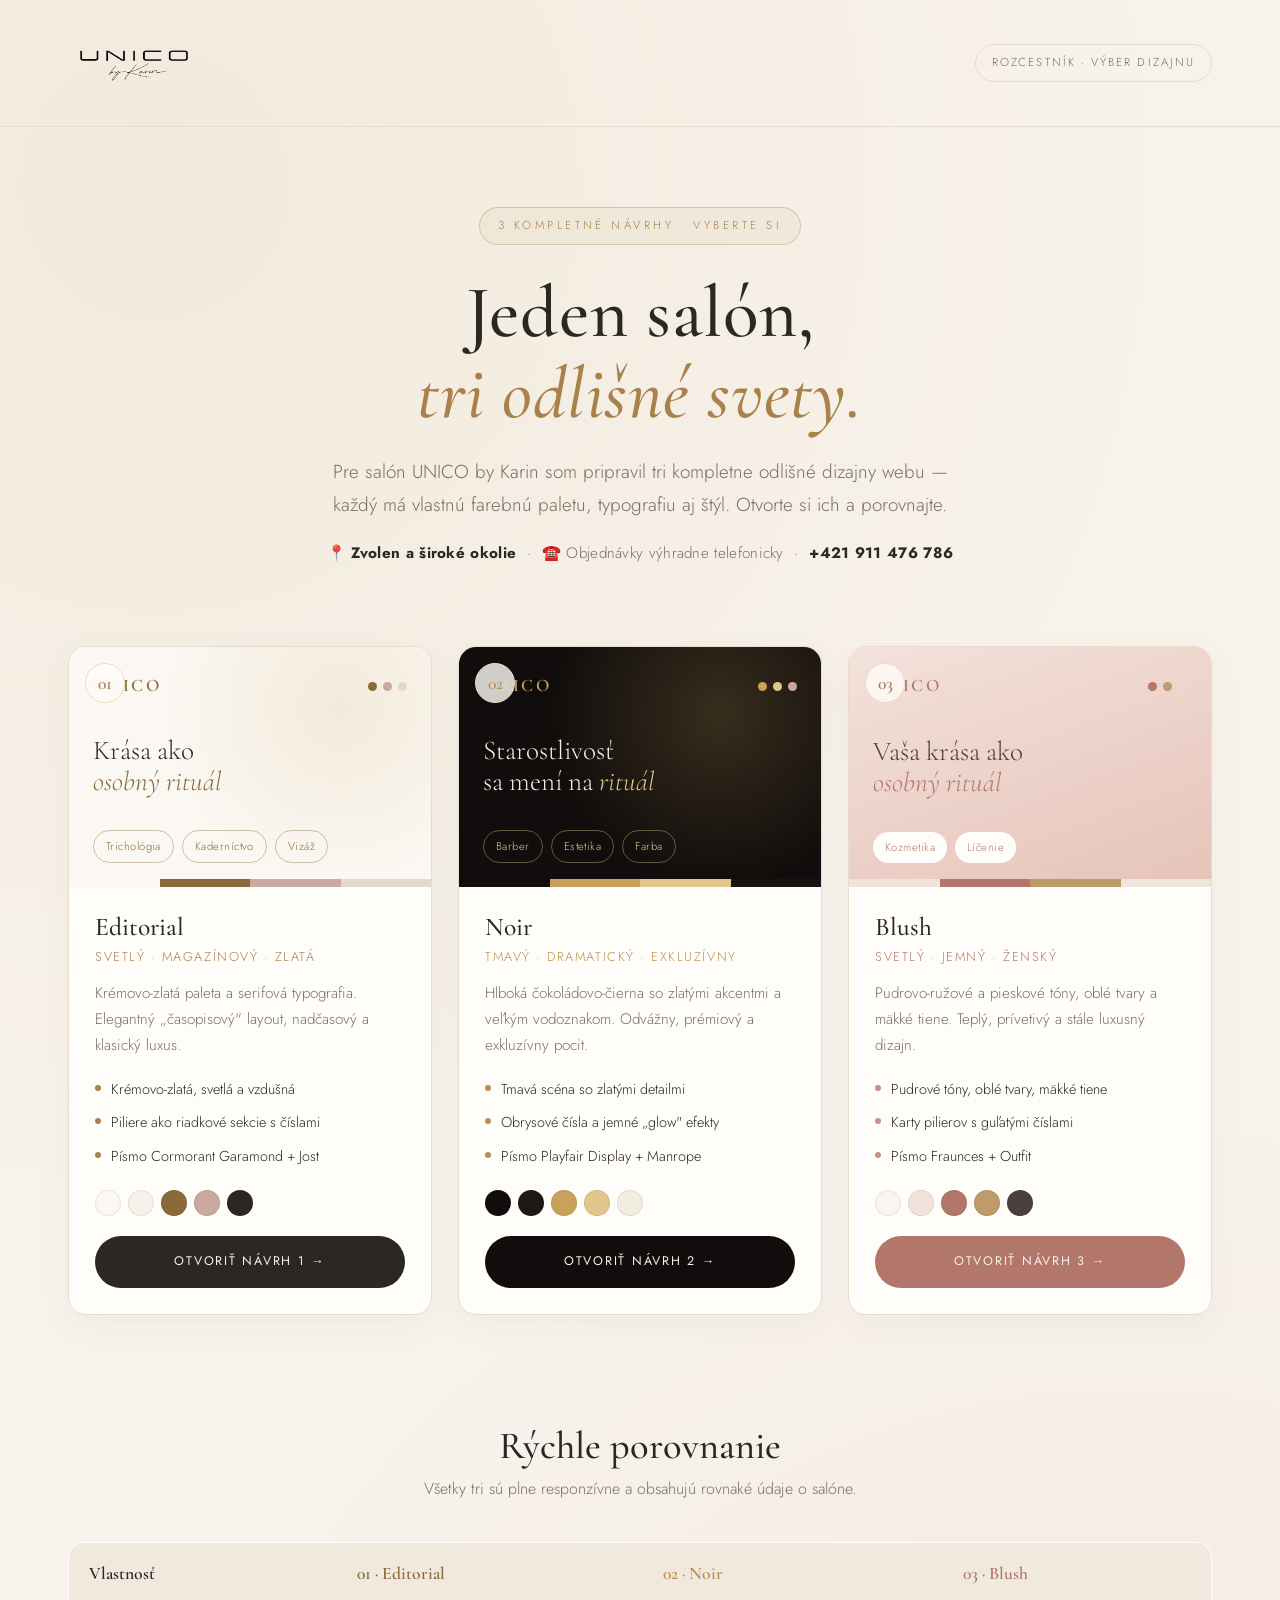
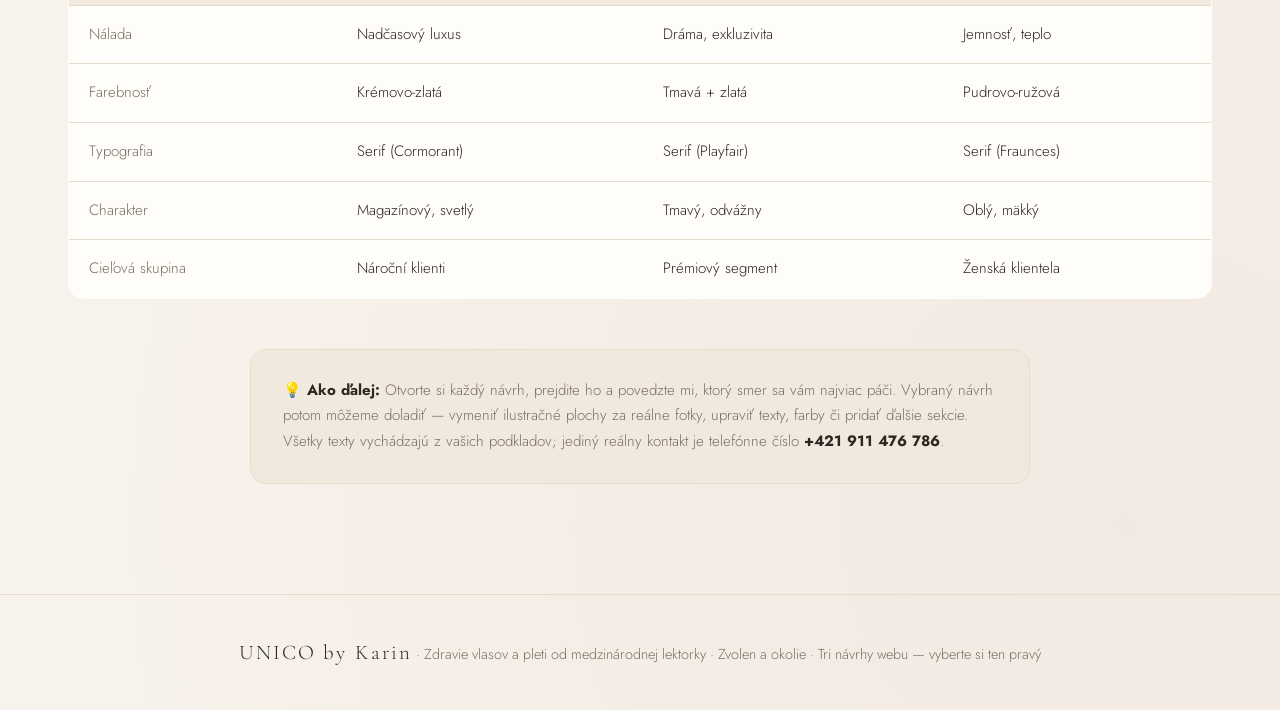
<file: index.html>
<!DOCTYPE html>
<html lang="sk">
<head>
<meta charset="UTF-8">
<meta name="viewport" content="width=device-width, initial-scale=1.0">
<title>UNICO by Karin — Výber dizajnu webu</title>
<meta name="description" content="Rozcestník s tromi návrhmi webu pre salón UNICO by Karin — Zvolen a okolie.">
<link rel="preconnect" href="https://fonts.googleapis.com">
<link rel="preconnect" href="https://fonts.gstatic.com" crossorigin>
<link href="https://fonts.googleapis.com/css2?family=Cormorant+Garamond:ital,wght@0,400;0,500;0,600;1,400&family=Jost:wght@300;400;500&display=swap" rel="stylesheet">
<style>
  :root{
    --bg:#f7f2eb;
    --bg-2:#f1e9dd;
    --card:#fffdf9;
    --ink:#2b2723;
    --muted:#7a6f63;
    --line:#e6dccb;
    --gold:#a9814a;
    --gold-2:#c8a15a;
  }
  *{margin:0;padding:0;box-sizing:border-box}
  html{scroll-behavior:smooth}
  body{background:var(--bg);color:var(--ink);font-family:'Jost',sans-serif;font-weight:300;line-height:1.7;overflow-x:hidden;
    background-image:radial-gradient(circle at 12% 8%,rgba(200,161,90,.10),transparent 42%),radial-gradient(circle at 88% 92%,rgba(201,169,160,.12),transparent 42%)}
  h1,h2,h3{font-family:'Cormorant Garamond',serif;font-weight:500;line-height:1.1}
  a{color:inherit;text-decoration:none}
  .wrap{max-width:1200px;margin:0 auto;padding:0 28px}

  header{padding:30px 0;border-bottom:1px solid var(--line)}
  header .wrap{display:flex;justify-content:space-between;align-items:center;flex-wrap:wrap;gap:14px}
  .brand{font-family:'Cormorant Garamond',serif;font-size:1.7rem;letter-spacing:.12em;display:inline-flex;align-items:center}
  .brand img{height:66px;width:auto;display:block}
  .brand b{color:var(--gold);font-weight:500}
  .badge-tag{font-size:.72rem;letter-spacing:.18em;text-transform:uppercase;color:var(--muted);border:1px solid var(--line);padding:8px 16px;border-radius:50px}

  .hero{text-align:center;padding:80px 0 50px}
  .hero .kick{display:inline-block;font-size:.72rem;letter-spacing:.3em;text-transform:uppercase;color:var(--gold);border:1px solid rgba(169,129,74,.35);background:rgba(169,129,74,.06);padding:8px 18px;border-radius:50px;margin-bottom:28px}
  .hero h1{font-size:clamp(2.6rem,6.5vw,4.6rem);margin-bottom:22px;letter-spacing:.01em}
  .hero h1 .it{font-style:italic;color:var(--gold)}
  .hero p{color:var(--muted);font-size:1.18rem;max-width:660px;margin:0 auto 14px}
  .hero .meta{color:var(--muted);font-size:.95rem;margin-top:20px;letter-spacing:.02em}
  .hero .meta b{color:var(--ink)}

  .grid{display:grid;grid-template-columns:repeat(3,1fr);gap:26px;padding:30px 0 40px}
  .design{background:var(--card);border:1px solid var(--line);border-radius:18px;overflow:hidden;transition:.35s;display:flex;flex-direction:column;position:relative;box-shadow:0 10px 30px rgba(120,90,50,.05)}
  .design:hover{transform:translateY(-8px);border-color:var(--gold);box-shadow:0 26px 60px rgba(120,90,50,.16)}
  .num-tag{position:absolute;top:16px;left:16px;z-index:3;background:rgba(255,253,249,.8);backdrop-filter:blur(6px);border:1px solid var(--line);width:40px;height:40px;border-radius:50%;display:flex;align-items:center;justify-content:center;font-family:'Cormorant Garamond';font-weight:600;font-size:1.1rem;color:var(--gold)}

  /* mini previews — each mimics that design's palette */
  .preview{height:240px;position:relative;overflow:hidden;padding:24px;display:flex;flex-direction:column;justify-content:space-between}
  .p1{background:radial-gradient(circle at 75% 25%,rgba(200,161,90,.16),transparent 55%),#fbf8f3;color:#2b2723}
  .p2{background:radial-gradient(circle at 72% 28%,rgba(200,161,90,.22),transparent 55%),#100d0c;color:#f3ece1}
  .p3{background:linear-gradient(160deg,#f3e2dc,#e6c3b8);color:#4a403c}
  .pv-top{display:flex;justify-content:space-between;align-items:center}
  .pv-logo{font-family:'Cormorant Garamond',serif;font-weight:600;font-size:1.1rem;letter-spacing:.14em}
  .p1 .pv-logo{color:#8a6a3a}
  .p2 .pv-logo{color:#c8a15a}
  .p3 .pv-logo{color:#b2766a}
  .pv-dots{display:flex;gap:6px}
  .pv-dots i{width:9px;height:9px;border-radius:50%;display:block}
  .pv-mid{font-family:'Cormorant Garamond',serif;font-size:1.7rem;line-height:1.15}
  .pv-mid em{font-style:italic}
  .p1 .pv-mid em{color:#8a6a3a}
  .p2 .pv-mid em{color:#e2c58c}
  .p3 .pv-mid em{color:#b2766a}
  .pv-chips{display:flex;gap:8px;flex-wrap:wrap}
  .pv-chips span{font-size:.7rem;letter-spacing:.04em;padding:6px 12px;border-radius:50px}
  .p1 .pv-chips span{border:1px solid rgba(138,106,58,.4);color:#8a6a3a}
  .p2 .pv-chips span{border:1px solid rgba(226,197,140,.4);color:#e2c58c}
  .p3 .pv-chips span{background:#fffdfb;color:#b2766a}
  .pv-swatches{position:absolute;bottom:0;left:0;right:0;height:8px;display:flex}
  .pv-swatches i{flex:1}

  .design-body{padding:26px;flex:1;display:flex;flex-direction:column}
  .design-body h3{font-size:1.6rem;margin-bottom:4px}
  .design-body .style-name{color:var(--gold);font-size:.8rem;letter-spacing:.12em;text-transform:uppercase;margin-bottom:14px}
  .design-body p{color:var(--muted);font-size:.95rem;margin-bottom:18px;flex:1}
  .feats{list-style:none;margin-bottom:22px;display:flex;flex-direction:column;gap:9px}
  .feats li{font-size:.9rem;color:var(--ink);display:flex;gap:10px;align-items:flex-start}
  .feats li::before{content:"";width:6px;height:6px;border-radius:50%;background:var(--gold);margin-top:8px;flex:none}
  .palette{display:flex;gap:7px;margin-bottom:20px}
  .palette i{width:26px;height:26px;border-radius:50%;border:1px solid rgba(0,0,0,.08)}
  .open-btn{display:flex;align-items:center;justify-content:center;gap:8px;background:var(--ink);color:#f7f2eb;font-weight:400;letter-spacing:.14em;text-transform:uppercase;font-size:.78rem;padding:15px;border-radius:50px;transition:.3s;font-family:'Jost'}
  .open-btn:hover{background:var(--gold)}
  .design:nth-child(2) .open-btn{background:#100d0c}.design:nth-child(2) .open-btn:hover{background:#c8a15a;color:#100d0c}
  .design:nth-child(2) .style-name,.design:nth-child(2) .num-tag{color:#b98f4e}
  .design:nth-child(2) .feats li::before{background:#b98f4e}
  .design:nth-child(3) .open-btn{background:#b2766a}.design:nth-child(3) .open-btn:hover{background:#8a6a3a}
  .design:nth-child(3) .style-name,.design:nth-child(3) .num-tag{color:#b2766a}
  .design:nth-child(3) .feats li::before{background:#c98f83}

  /* compare table */
  .compare{padding:70px 0 40px}
  .compare h2{font-size:2.4rem;text-align:center;margin-bottom:8px}
  .compare .sub{text-align:center;color:var(--muted);margin-bottom:40px}
  .ctable{width:100%;border-collapse:collapse;background:var(--card);border:1px solid var(--line);border-radius:16px;overflow:hidden}
  .ctable th,.ctable td{padding:16px 20px;text-align:left;border-bottom:1px solid var(--line);font-size:.94rem}
  .ctable th{background:var(--bg-2);font-family:'Cormorant Garamond';font-weight:600;font-size:1.1rem}
  .ctable td:first-child{color:var(--muted)}
  .ctable tr:last-child td{border-bottom:none}
  .ctable .c1{color:#8a6a3a}.ctable .c2{color:#b98f4e}.ctable .c3{color:#b2766a}

  .info-note{max-width:780px;margin:50px auto 0;background:var(--bg-2);border:1px solid var(--line);border-radius:16px;padding:28px 32px;font-size:.94rem;color:var(--muted)}
  .info-note b{color:var(--ink)}

  footer{border-top:1px solid var(--line);margin-top:70px;padding:40px 0;text-align:center;color:var(--muted);font-size:.9rem}
  footer .b{font-family:'Cormorant Garamond',serif;font-size:1.3rem;color:var(--ink);letter-spacing:.1em}

  @media(max-width:900px){.grid{grid-template-columns:1fr}.ctable{font-size:.82rem}.ctable th,.ctable td{padding:12px}}
</style>
</head>
<body>
<header>
  <div class="wrap">
    <div class="brand"><img src="img/unico-logo.png" alt="UNICO by Karin"></div>
    <span class="badge-tag">Rozcestník · výber dizajnu</span>
  </div>
</header>

<section class="hero">
  <div class="wrap">
    <span class="kick">3 kompletné návrhy · vyberte si</span>
    <h1>Jeden salón,<br><span class="it">tri odlišné svety.</span></h1>
    <p>Pre salón UNICO by Karin som pripravil tri kompletne odlišné dizajny webu — každý má vlastnú farebnú paletu, typografiu aj štýl. Otvorte si ich a porovnajte.</p>
    <div class="meta">📍 <b>Zvolen a široké okolie</b> &nbsp;·&nbsp; ☎️ Objednávky výhradne telefonicky &nbsp;·&nbsp; <b>+421 911 476 786</b></div>
  </div>
</section>

<div class="wrap">
  <div class="grid">

    <!-- návrh 1 -->
    <div class="design">
      <div class="num-tag">01</div>
      <div class="preview p1">
        <div class="pv-top">
          <span class="pv-logo">UNICO</span>
          <span class="pv-dots"><i style="background:#8a6a3a"></i><i style="background:#c9a9a0"></i><i style="background:#e3d9c9"></i></span>
        </div>
        <div class="pv-mid">Krása ako<br><em>osobný rituál</em></div>
        <div class="pv-chips"><span>Trichológia</span><span>Kaderníctvo</span><span>Vizáž</span></div>
        <div class="pv-swatches"><i style="background:#fbf8f3"></i><i style="background:#8a6a3a"></i><i style="background:#c9a9a0"></i><i style="background:#e3d9c9"></i></div>
      </div>
      <div class="design-body">
        <h3>Editorial</h3>
        <div class="style-name">Svetlý · magazínový · zlatá</div>
        <p>Krémovo-zlatá paleta a serifová typografia. Elegantný „časopisový" layout, nadčasový a klasický luxus.</p>
        <ul class="feats">
          <li>Krémovo-zlatá, svetlá a vzdušná</li>
          <li>Piliere ako riadkové sekcie s číslami</li>
          <li>Písmo Cormorant Garamond + Jost</li>
        </ul>
        <div class="palette"><i style="background:#fbf8f3"></i><i style="background:#f6f1e9"></i><i style="background:#8a6a3a"></i><i style="background:#c9a9a0"></i><i style="background:#2b2723"></i></div>
        <a class="open-btn" href="navrh-1/index.html">Otvoriť návrh 1 →</a>
      </div>
    </div>

    <!-- návrh 2 -->
    <div class="design">
      <div class="num-tag">02</div>
      <div class="preview p2">
        <div class="pv-top">
          <span class="pv-logo">UNICO</span>
          <span class="pv-dots"><i style="background:#c8a15a"></i><i style="background:#e2c58c"></i><i style="background:#caa79c"></i></span>
        </div>
        <div class="pv-mid">Starostlivosť<br>sa mení na <em>rituál</em></div>
        <div class="pv-chips"><span>Barber</span><span>Estetika</span><span>Farba</span></div>
        <div class="pv-swatches"><i style="background:#100d0c"></i><i style="background:#c8a15a"></i><i style="background:#e2c58c"></i><i style="background:#171312"></i></div>
      </div>
      <div class="design-body">
        <h3>Noir</h3>
        <div class="style-name">Tmavý · dramatický · exkluzívny</div>
        <p>Hlboká čokoládovo-čierna so zlatými akcentmi a veľkým vodoznakom. Odvážny, prémiový a exkluzívny pocit.</p>
        <ul class="feats">
          <li>Tmavá scéna so zlatými detailmi</li>
          <li>Obrysové čísla a jemné „glow" efekty</li>
          <li>Písmo Playfair Display + Manrope</li>
        </ul>
        <div class="palette"><i style="background:#100d0c"></i><i style="background:#1e1917"></i><i style="background:#c8a15a"></i><i style="background:#e2c58c"></i><i style="background:#f3ece1"></i></div>
        <a class="open-btn" href="navrh-2/index.html">Otvoriť návrh 2 →</a>
      </div>
    </div>

    <!-- návrh 3 -->
    <div class="design">
      <div class="num-tag">03</div>
      <div class="preview p3">
        <div class="pv-top">
          <span class="pv-logo">UNICO</span>
          <span class="pv-dots"><i style="background:#b2766a"></i><i style="background:#bf9a6a"></i><i style="background:#efd8d0"></i></span>
        </div>
        <div class="pv-mid">Vaša krása ako<br><em>osobný rituál</em></div>
        <div class="pv-chips"><span>Kozmetika</span><span>Líčenie</span></div>
        <div class="pv-swatches"><i style="background:#f3e2dc"></i><i style="background:#b2766a"></i><i style="background:#bf9a6a"></i><i style="background:#efe6db"></i></div>
      </div>
      <div class="design-body">
        <h3>Blush</h3>
        <div class="style-name">Svetlý · jemný · ženský</div>
        <p>Pudrovo-ružové a pieskové tóny, oblé tvary a mäkké tiene. Teplý, prívetivý a stále luxusný dizajn.</p>
        <ul class="feats">
          <li>Pudrové tóny, oblé tvary, mäkké tiene</li>
          <li>Karty pilierov s guľatými číslami</li>
          <li>Písmo Fraunces + Outfit</li>
        </ul>
        <div class="palette"><i style="background:#fbf5f2"></i><i style="background:#f3e2dc"></i><i style="background:#b2766a"></i><i style="background:#bf9a6a"></i><i style="background:#4a403c"></i></div>
        <a class="open-btn" href="navrh-3/index.html">Otvoriť návrh 3 →</a>
      </div>
    </div>

  </div>
</div>

<section class="compare">
  <div class="wrap">
    <h2>Rýchle porovnanie</h2>
    <p class="sub">Všetky tri sú plne responzívne a obsahujú rovnaké údaje o salóne.</p>
    <table class="ctable">
      <tr>
        <th>Vlastnosť</th>
        <th class="c1">01 · Editorial</th>
        <th class="c2">02 · Noir</th>
        <th class="c3">03 · Blush</th>
      </tr>
      <tr><td>Nálada</td><td>Nadčasový luxus</td><td>Dráma, exkluzivita</td><td>Jemnosť, teplo</td></tr>
      <tr><td>Farebnosť</td><td>Krémovo-zlatá</td><td>Tmavá + zlatá</td><td>Pudrovo-ružová</td></tr>
      <tr><td>Typografia</td><td>Serif (Cormorant)</td><td>Serif (Playfair)</td><td>Serif (Fraunces)</td></tr>
      <tr><td>Charakter</td><td>Magazínový, svetlý</td><td>Tmavý, odvážny</td><td>Oblý, mäkký</td></tr>
      <tr><td>Cieľová skupina</td><td>Nároční klienti</td><td>Prémiový segment</td><td>Ženská klientela</td></tr>
    </table>

    <div class="info-note">
      💡 <b>Ako ďalej:</b> Otvorte si každý návrh, prejdite ho a povedzte mi, ktorý smer sa vám najviac páči. Vybraný návrh potom môžeme doladiť — vymeniť ilustračné plochy za reálne fotky, upraviť texty, farby či pridať ďalšie sekcie. Všetky texty vychádzajú z vašich podkladov; jediný reálny kontakt je telefónne číslo <b>+421 911 476 786</b>.
    </div>
  </div>
</section>

<footer>
  <div class="wrap">
    <span class="b">UNICO by Karin</span> · Zdravie vlasov a pleti od medzinárodnej lektorky · Zvolen a okolie · Tri návrhy webu — vyberte si ten pravý
  </div>
</footer>
</body>
</html>
</file>
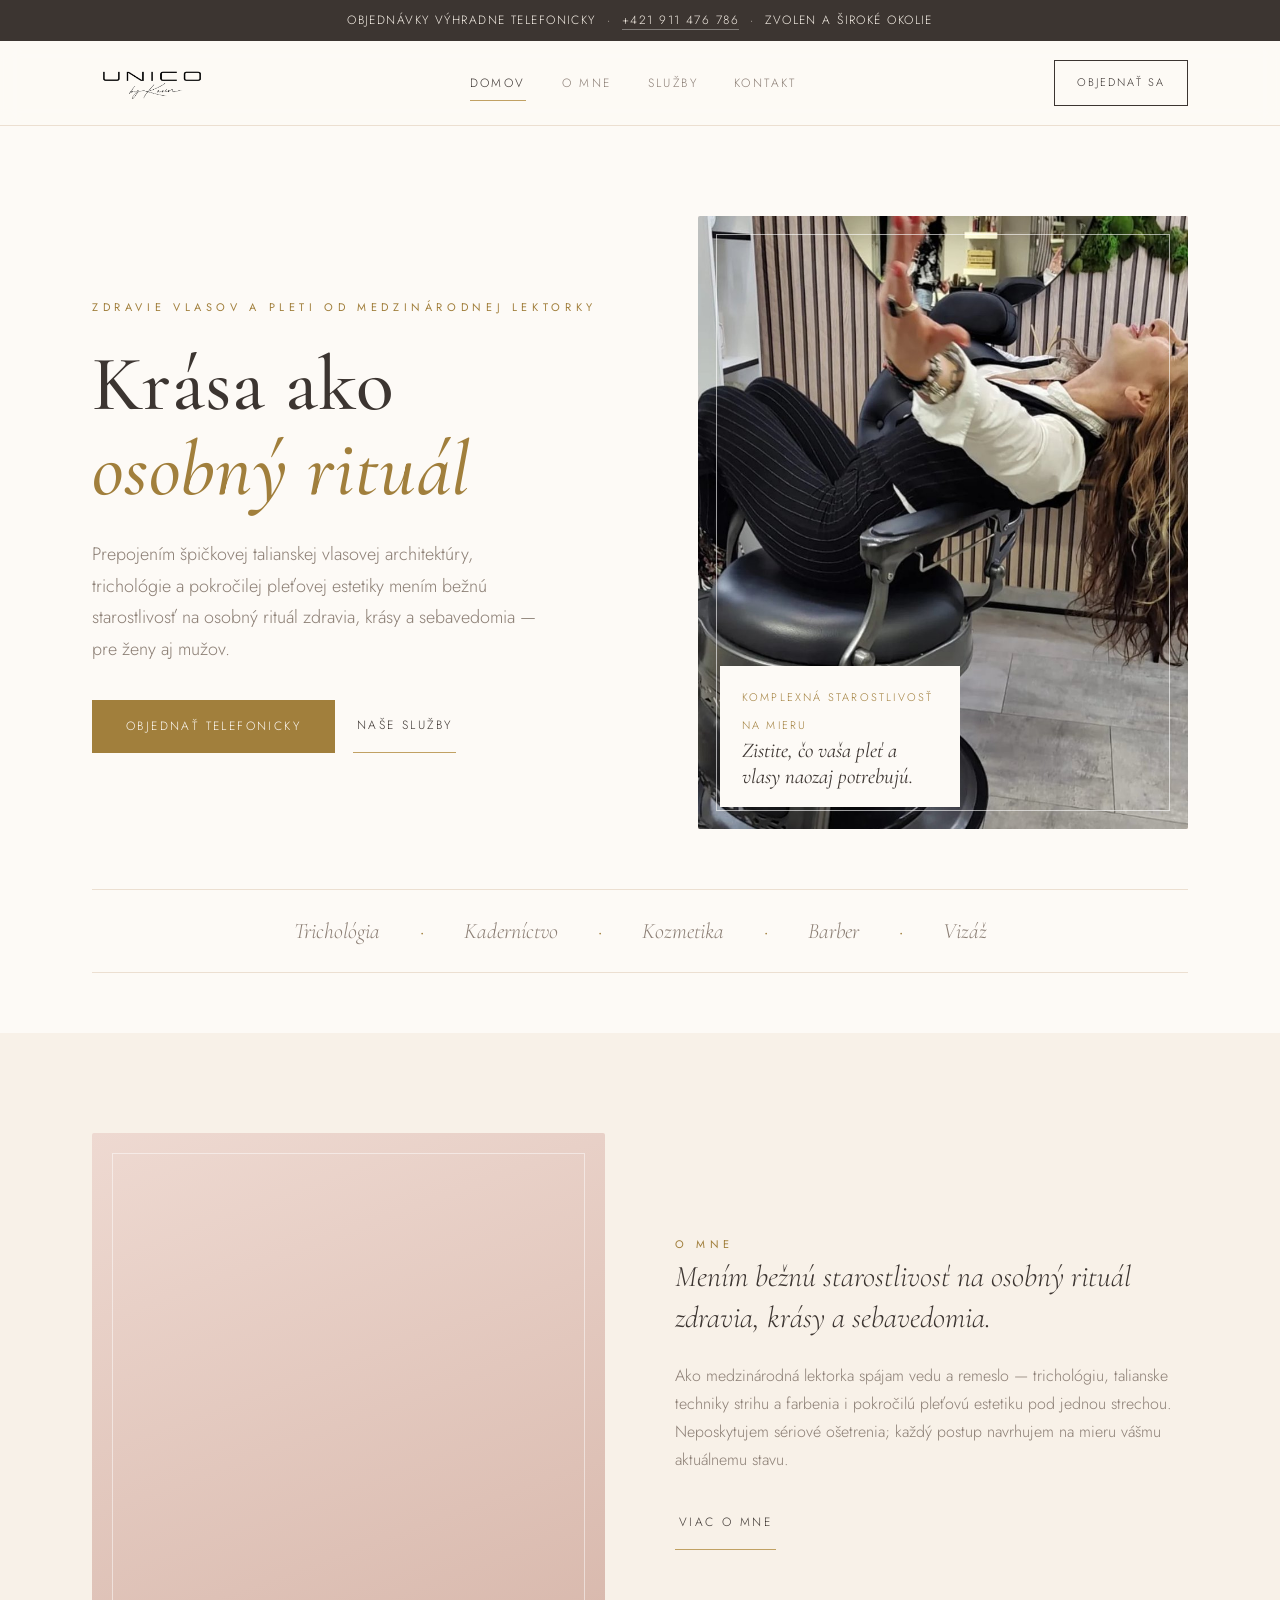
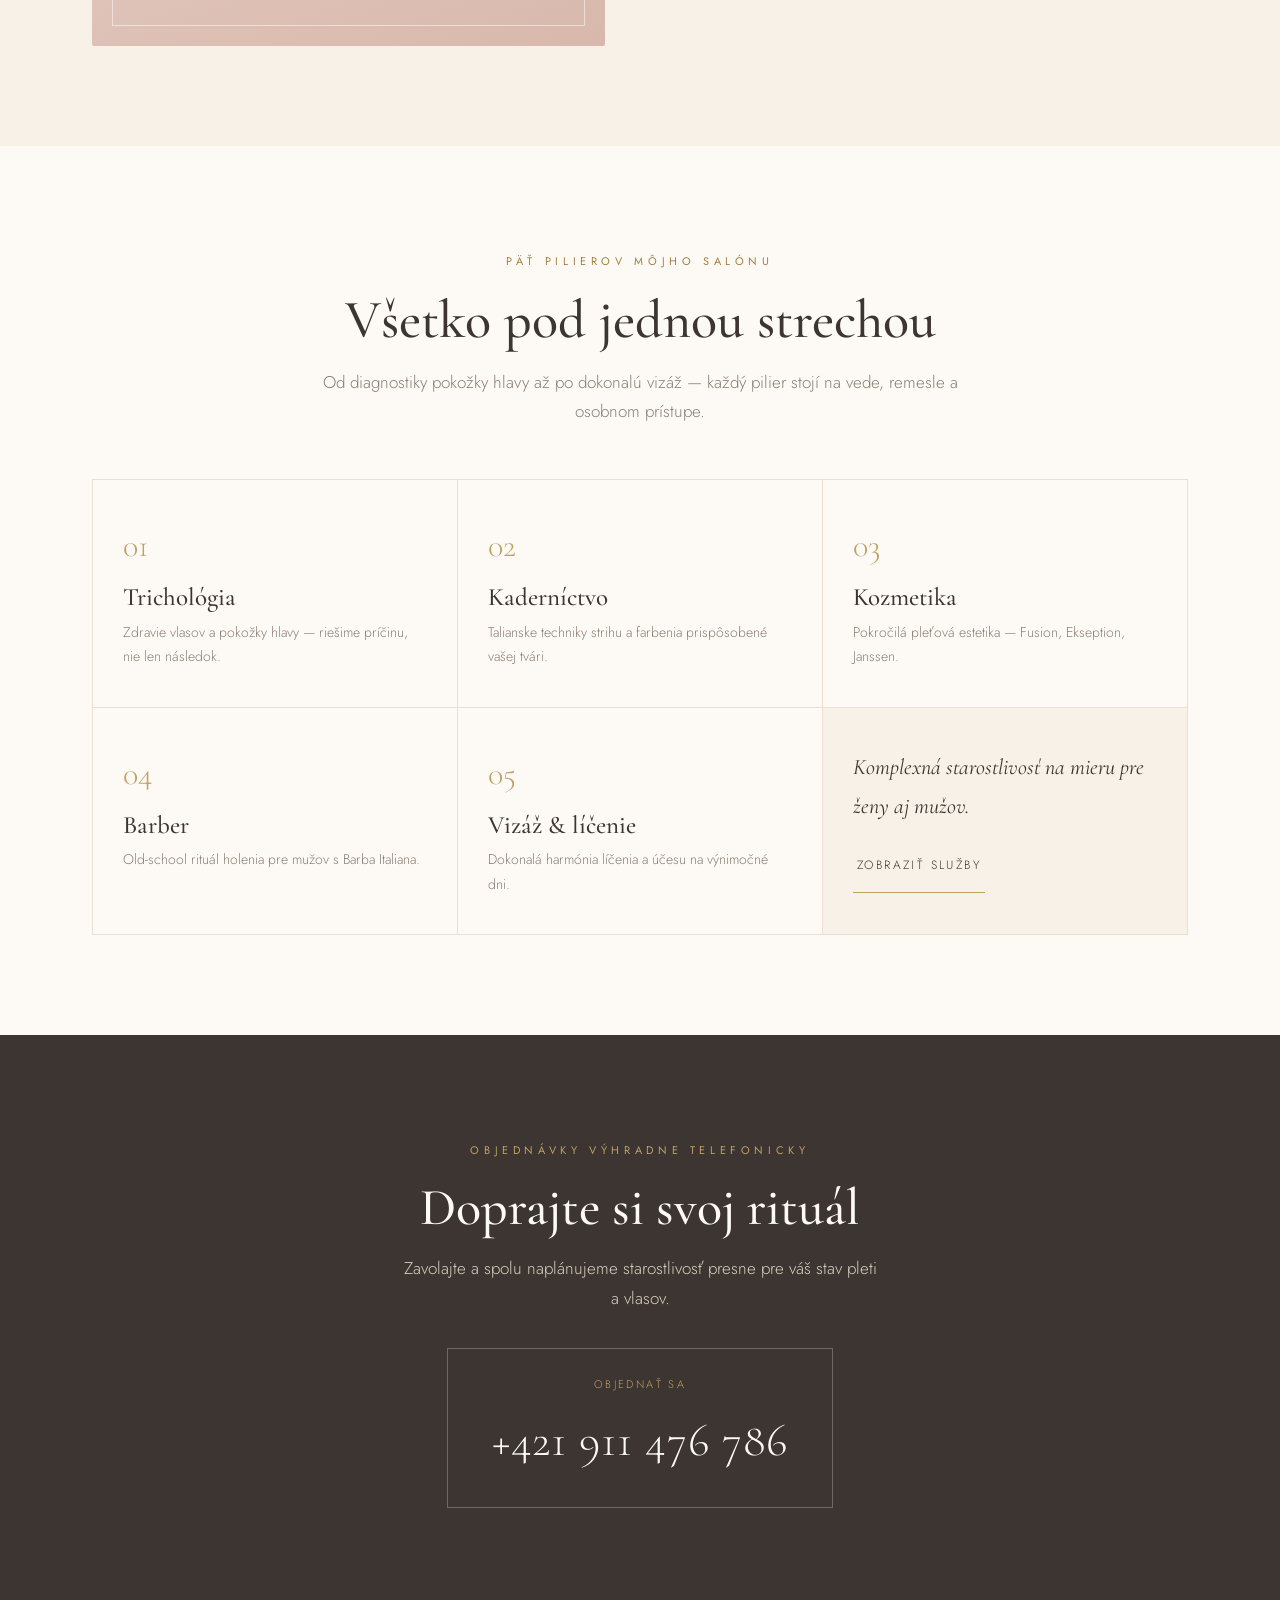
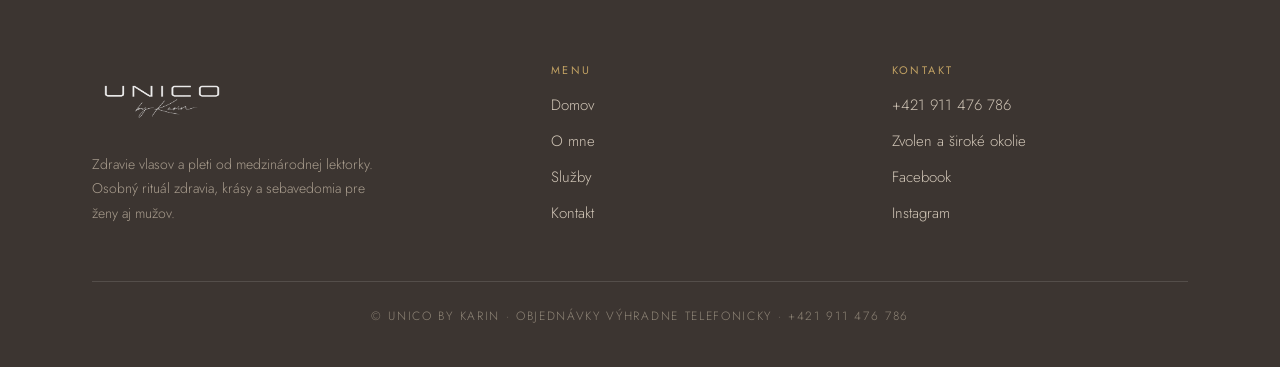
<file: navrh-1/index.html>
<!DOCTYPE html>
<html lang="sk">
<head>
<meta charset="UTF-8">
<meta name="viewport" content="width=device-width, initial-scale=1.0">
<title>UNICO by Karin — Zdravie vlasov a pleti od medzinárodnej lektorky</title>
<meta name="description" content="Salón UNICO by Karin — kaderníctvo, trichológia, kozmetika, vizáž a barber vo Zvolene a okolí. Objednávky telefonicky.">
<link rel="preconnect" href="https://fonts.googleapis.com">
<link rel="preconnect" href="https://fonts.gstatic.com" crossorigin>
<link href="https://fonts.googleapis.com/css2?family=Cormorant+Garamond:ital,wght@0,400;0,500;0,600;1,400;1,500&family=Jost:wght@300;400;500&display=swap" rel="stylesheet">
<link rel="stylesheet" href="css/style.css">
<style>
  /* --- domov: hero --- */
  .hero{padding:90px 0 60px;position:relative;overflow:hidden}
  .hero-grid{display:grid;grid-template-columns:1.05fr .95fr;gap:64px;align-items:center}
  .hero h1{font-size:clamp(48px,6.6vw,78px);letter-spacing:.01em;margin:22px 0 26px}
  .hero h1 em{font-style:italic;color:var(--gold-deep)}
  .hero p.lead{font-size:18px;color:var(--soft);max-width:460px;margin-bottom:34px}
  .hero-actions{display:flex;gap:18px;align-items:center;flex-wrap:wrap}
  .hero-img{position:relative;aspect-ratio:4/5;border-radius:2px;overflow:hidden;
    background:linear-gradient(150deg,#f6eae4 0%,#eed9d1 55%,#e3c7bd 100%)}
  .hero-img img.photo{position:absolute;inset:0;width:100%;height:100%;object-fit:cover;object-position:center 30%}
  .hero-img .ornament{position:absolute;inset:18px;border:1px solid rgba(255,255,255,.6);z-index:2}
  .hero-img .tag{z-index:3}
  .hero-img .tag{position:absolute;left:22px;bottom:22px;background:var(--paper);padding:16px 22px;max-width:240px}
  .hero-img .tag .serif-i{font-size:21px;display:block;line-height:1.25;color:var(--ink)}
  .hero-img .tag small{font-size:11px;letter-spacing:.2em;text-transform:uppercase;color:var(--gold-deep)}

  .strip{border-top:1px solid var(--line);border-bottom:1px solid var(--line);
    padding:22px 0;margin-top:60px;display:flex;justify-content:center;gap:40px;flex-wrap:wrap;
    font-family:'Cormorant Garamond',serif;font-style:italic;font-size:22px;color:var(--soft)}
  .strip span{color:var(--gold-deep)}

  /* --- domov: intro --- */
  .intro{background:var(--cream)}
  .intro-grid{display:grid;grid-template-columns:1fr 1fr;gap:70px;align-items:center}
  .intro-img{aspect-ratio:1/1;border-radius:2px;background:linear-gradient(160deg,#eed9d1,#d8b8ac);position:relative}
  .intro-img .ornament{position:absolute;inset:20px;border:1px solid rgba(255,255,255,.5)}
  .intro blockquote{font-family:'Cormorant Garamond',serif;font-style:italic;font-size:30px;line-height:1.35;color:var(--ink);margin-bottom:24px}
  .intro p{color:var(--soft);margin-bottom:22px}

  /* --- domov: piliere teaser --- */
  .teaser .sec-head{margin-left:auto;margin-right:auto;text-align:center}
  .p-list{display:grid;grid-template-columns:repeat(3,1fr);gap:1px;background:var(--line);border:1px solid var(--line)}
  .p-item{background:var(--paper);padding:38px 30px;transition:.35s}
  .p-item:hover{background:var(--cream)}
  .p-item .n{font-family:'Cormorant Garamond',serif;font-size:32px;color:var(--gold)}
  .p-item h3{font-size:25px;margin:10px 0 8px}
  .p-item p{color:var(--soft);font-size:14px}
  .teaser .more{text-align:center;margin-top:48px}

  @media(max-width:860px){
    .hero-grid,.intro-grid{grid-template-columns:1fr;gap:44px}
    .p-list{grid-template-columns:1fr}
    .strip{gap:22px;font-size:19px}
  }
</style>
</head>
<body>

<div class="topbar">
  Objednávky výhradne telefonicky &nbsp;·&nbsp; <a href="tel:+421911476786">+421 911 476 786</a> &nbsp;·&nbsp; Zvolen a široké okolie
</div>

<nav>
  <div class="wrap nav-in">
    <a href="index.html" class="brand" aria-label="UNICO by Karin"><img src="img/unico-logo.png" alt="UNICO by Karin"></a>
    <div class="nav-links">
      <a href="index.html" class="active">Domov</a>
      <a href="o-mne.html">O mne</a>
      <a href="sluzby.html">Služby</a>
      <a href="kontakt.html">Kontakt</a>
    </div>
    <a href="tel:+421911476786" class="nav-cta">Objednať sa</a>
    <button class="burger" aria-label="Menu"><span></span><span></span><span></span></button>
  </div>
</nav>

<header class="hero">
  <div class="wrap hero-grid">
    <div>
      <span class="eyebrow">Zdravie vlasov a pleti od medzinárodnej lektorky</span>
      <h1>Krása ako<br><em>osobný rituál</em></h1>
      <p class="lead">Prepojením špičkovej talianskej vlasovej architektúry, trichológie a pokročilej pleťovej estetiky mením bežnú starostlivosť na osobný rituál zdravia, krásy a sebavedomia — pre ženy aj mužov.</p>
      <div class="hero-actions">
        <a href="tel:+421911476786" class="btn">Objednať telefonicky</a>
        <a href="sluzby.html" class="btn-ghost">Naše služby</a>
      </div>
    </div>
    <div class="hero-img">
      <img class="photo" src="img/karin-profil.jpg" alt="Karin v salóne UNICO by Karin">
      <div class="ornament"></div>
      <div class="tag">
        <small>Komplexná starostlivosť na mieru</small>
        <span class="serif-i">Zistite, čo vaša pleť a vlasy naozaj potrebujú.</span>
      </div>
    </div>
  </div>

  <div class="wrap">
    <div class="strip">
      <div>Trichológia</div><span>·</span>
      <div>Kaderníctvo</div><span>·</span>
      <div>Kozmetika</div><span>·</span>
      <div>Barber</div><span>·</span>
      <div>Vizáž</div>
    </div>
  </div>
</header>

<section class="intro">
  <div class="wrap intro-grid">
    <div class="intro-img"><div class="ornament"></div></div>
    <div>
      <span class="eyebrow">O mne</span>
      <blockquote>Mením bežnú starostlivosť na osobný rituál zdravia, krásy a sebavedomia.</blockquote>
      <p>Ako medzinárodná lektorka spájam vedu a remeslo — trichológiu, talianske techniky strihu a farbenia i pokročilú pleťovú estetiku pod jednou strechou. Neposkytujem sériové ošetrenia; každý postup navrhujem na mieru vášmu aktuálnemu stavu.</p>
      <a href="o-mne.html" class="btn-ghost">Viac o mne</a>
    </div>
  </div>
</section>

<section class="teaser">
  <div class="wrap">
    <div class="sec-head center">
      <span class="eyebrow">Päť pilierov môjho salónu</span>
      <h2>Všetko pod jednou strechou</h2>
      <p>Od diagnostiky pokožky hlavy až po dokonalú vizáž — každý pilier stojí na vede, remesle a osobnom prístupe.</p>
    </div>
    <div class="p-list">
      <div class="p-item"><div class="n">01</div><h3>Trichológia</h3><p>Zdravie vlasov a pokožky hlavy — riešime príčinu, nie len následok.</p></div>
      <div class="p-item"><div class="n">02</div><h3>Kaderníctvo</h3><p>Talianske techniky strihu a farbenia prispôsobené vašej tvári.</p></div>
      <div class="p-item"><div class="n">03</div><h3>Kozmetika</h3><p>Pokročilá pleťová estetika — Fusion, Ekseption, Janssen.</p></div>
      <div class="p-item"><div class="n">04</div><h3>Barber</h3><p>Old-school rituál holenia pre mužov s Barba Italiana.</p></div>
      <div class="p-item"><div class="n">05</div><h3>Vizáž &amp; líčenie</h3><p>Dokonalá harmónia líčenia a účesu na výnimočné dni.</p></div>
      <div class="p-item" style="display:flex;flex-direction:column;justify-content:center;background:var(--cream)">
        <p class="serif-i" style="font-size:22px;color:var(--ink);margin-bottom:14px">Komplexná starostlivosť na mieru pre ženy aj mužov.</p>
        <a href="sluzby.html" class="btn-ghost" style="align-self:flex-start">Zobraziť služby</a>
      </div>
    </div>
  </div>
</section>

<section class="cta-band">
  <div class="wrap">
    <span class="eyebrow">Objednávky výhradne telefonicky</span>
    <h2>Doprajte si svoj rituál</h2>
    <p>Zavolajte a spolu naplánujeme starostlivosť presne pre váš stav pleti a vlasov.</p>
    <div class="phone-inline">
      <small>Objednať sa</small>
      <a href="tel:+421911476786">+421 911 476 786</a>
    </div>
  </div>
</section>

<footer>
  <div class="wrap">
    <div class="foot-grid">
      <div class="foot-brand">
        <img src="img/unico-logo.png" alt="UNICO by Karin">
        <p>Zdravie vlasov a pleti od medzinárodnej lektorky. Osobný rituál zdravia, krásy a sebavedomia pre ženy aj mužov.</p>
      </div>
      <div class="foot-col">
        <h4>Menu</h4>
        <a href="index.html">Domov</a>
        <a href="o-mne.html">O mne</a>
        <a href="sluzby.html">Služby</a>
        <a href="kontakt.html">Kontakt</a>
      </div>
      <div class="foot-col">
        <h4>Kontakt</h4>
        <a href="tel:+421911476786">+421 911 476 786</a>
        <p>Zvolen a široké okolie</p>
        <a href="https://www.facebook.com/p/Karin-Broczko-61581252053894/" target="_blank" rel="noopener">Facebook</a>
        <a href="https://www.instagram.com/karin_barbados" target="_blank" rel="noopener">Instagram</a>
      </div>
    </div>
    <div class="foot-bottom">© UNICO by Karin · Objednávky výhradne telefonicky · +421 911 476 786</div>
  </div>
</footer>

<script src="js/main.js"></script>
</body>
</html>
</file>
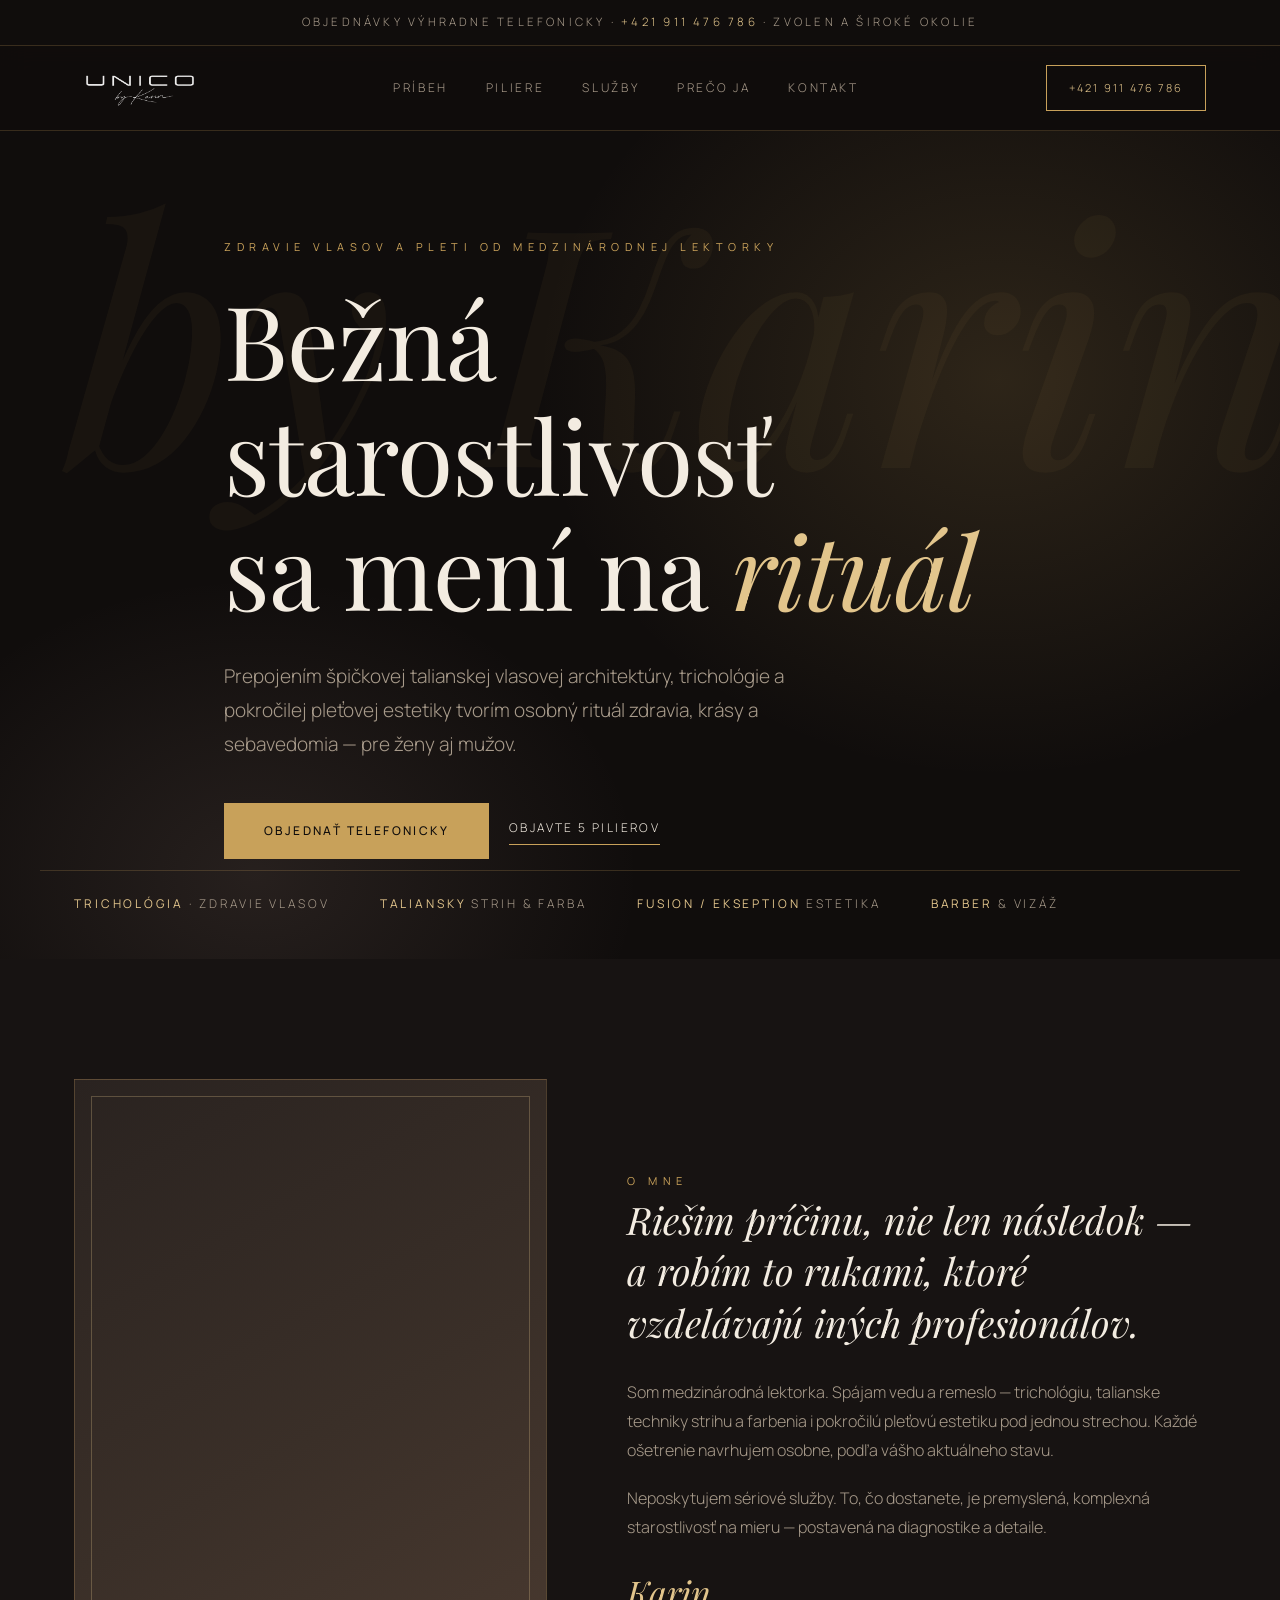
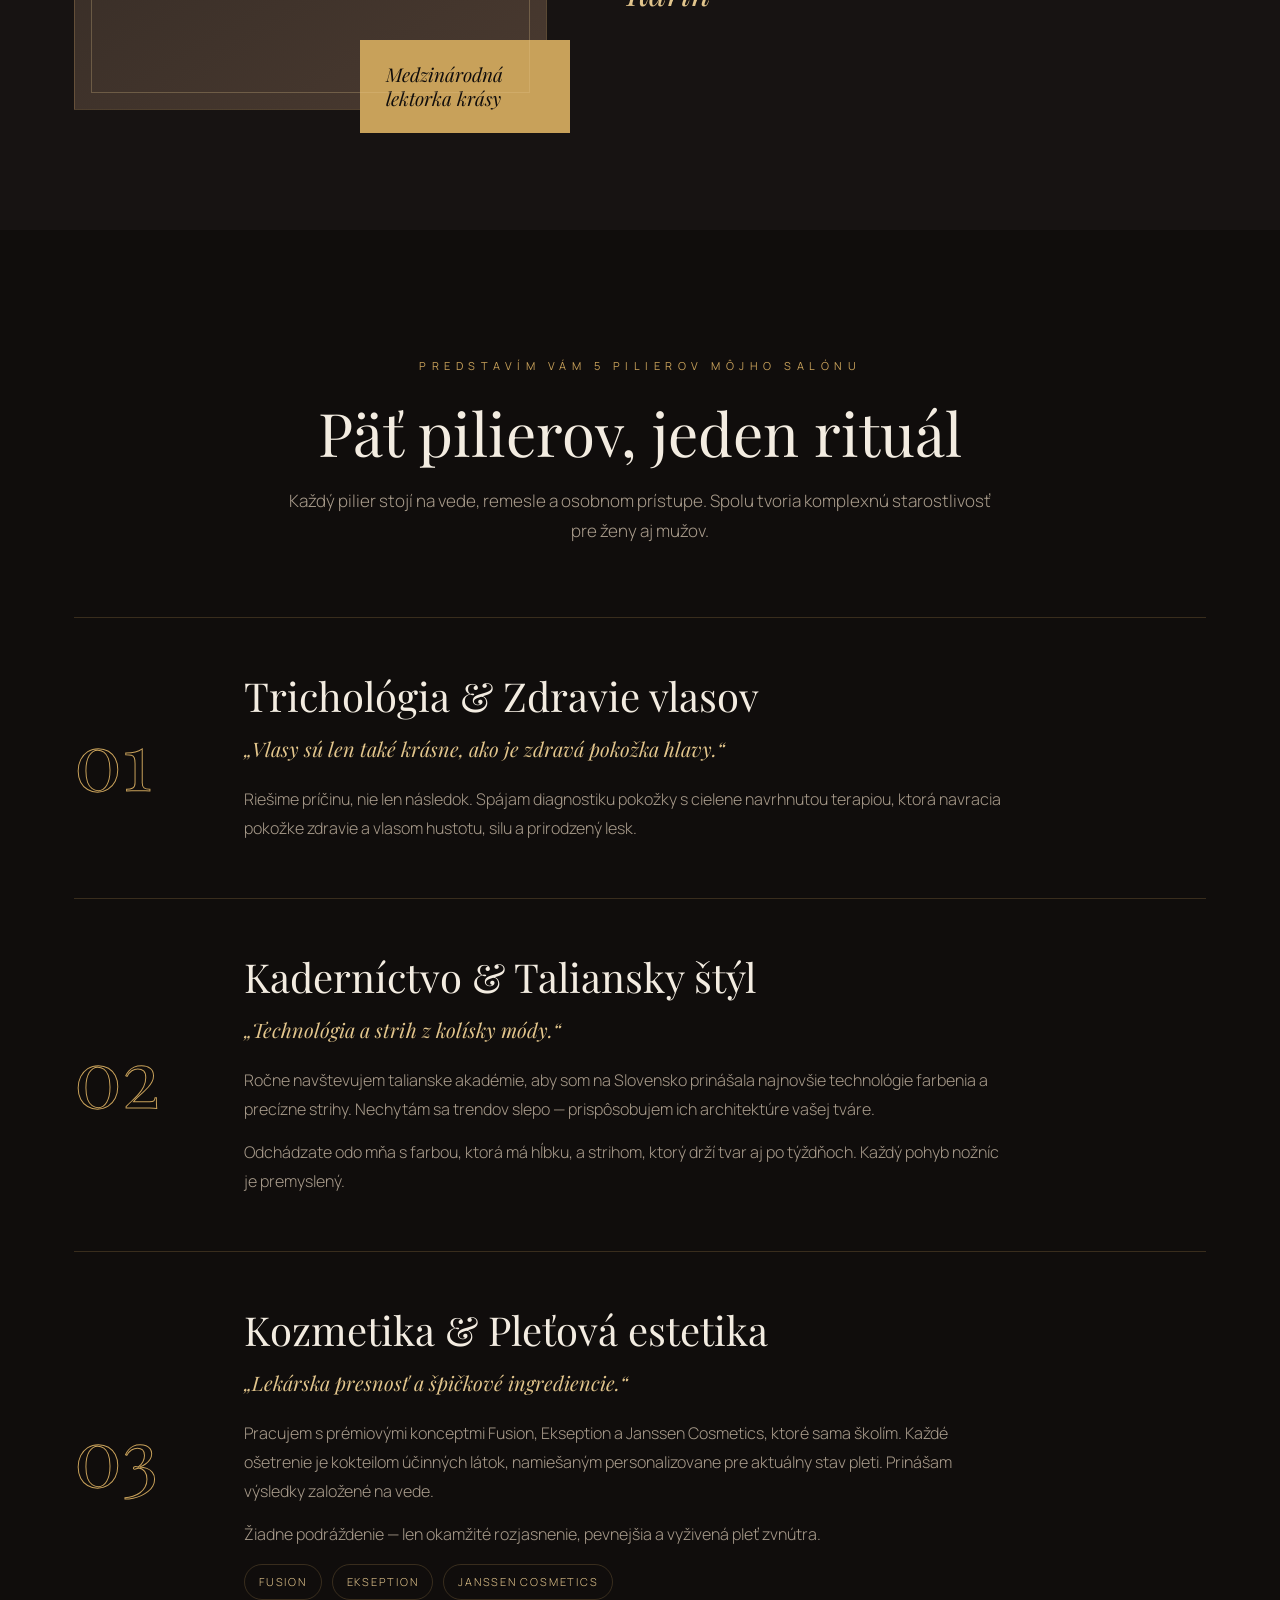
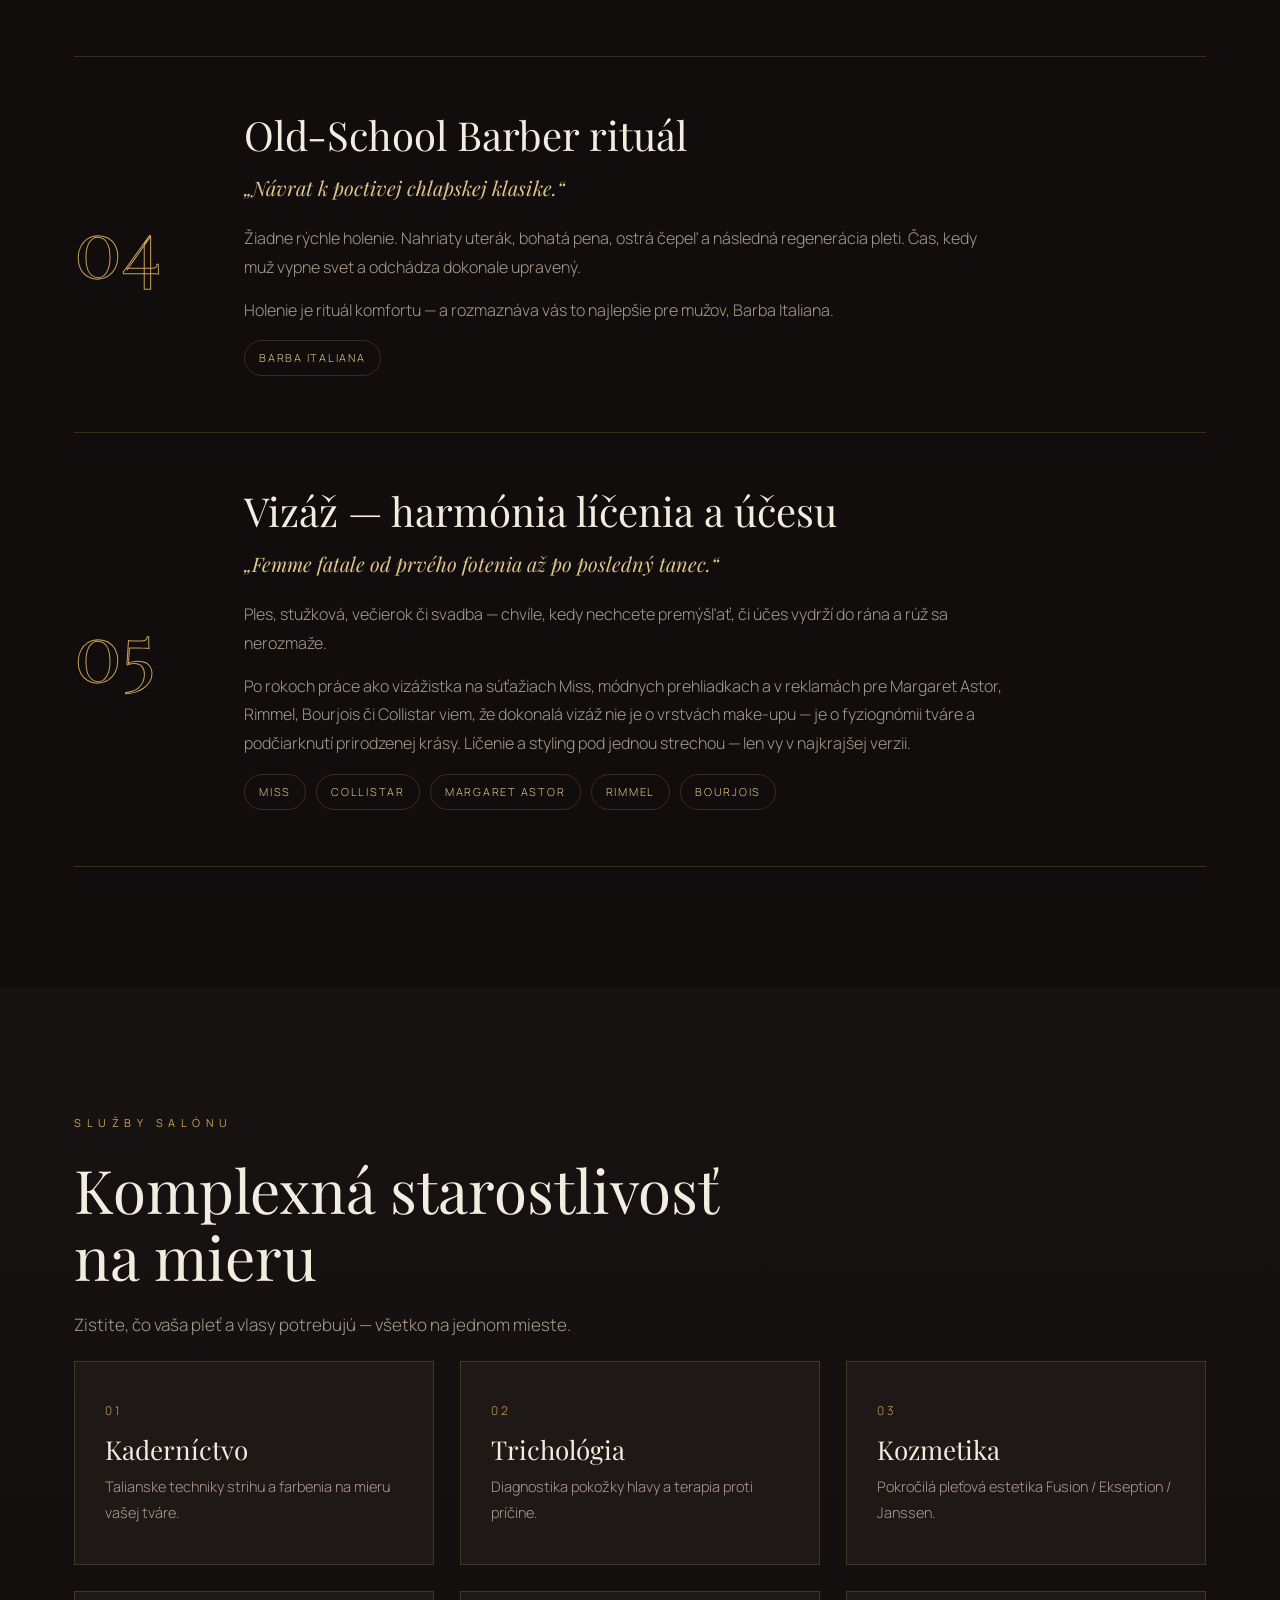
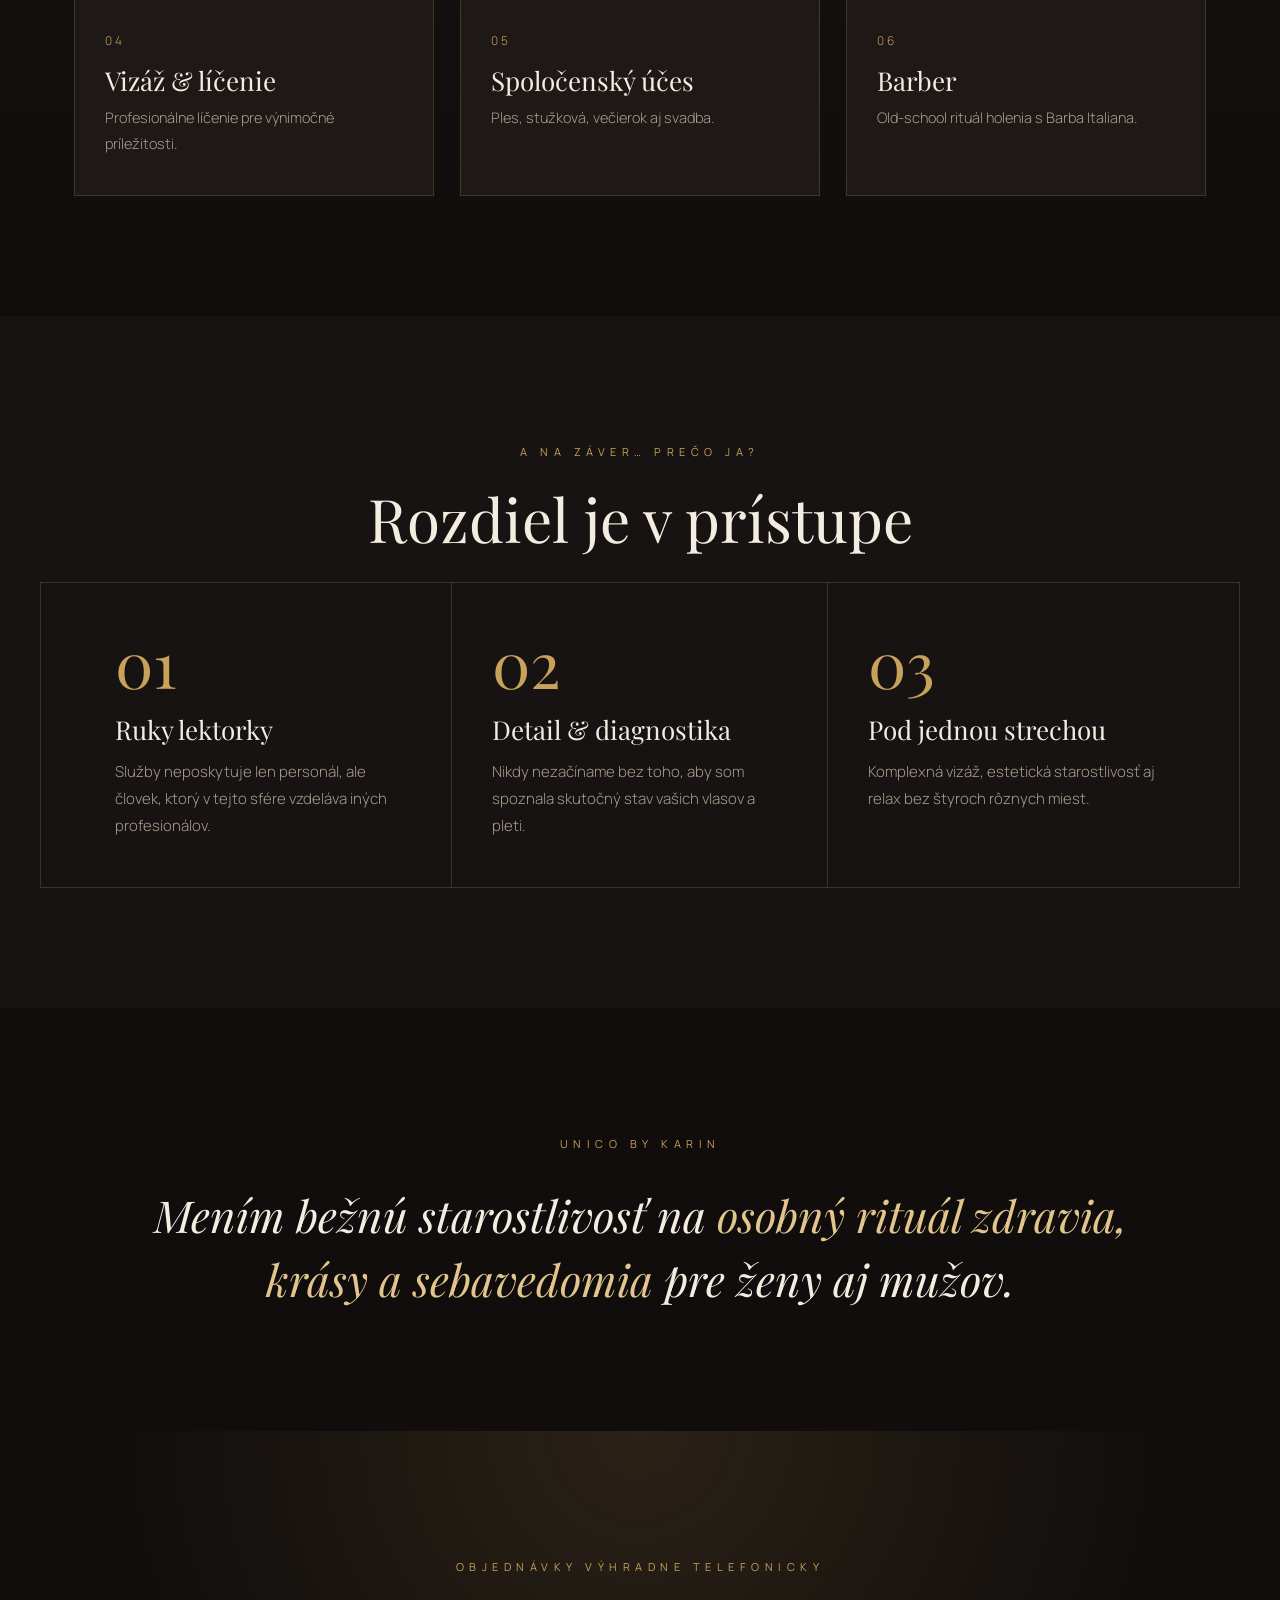
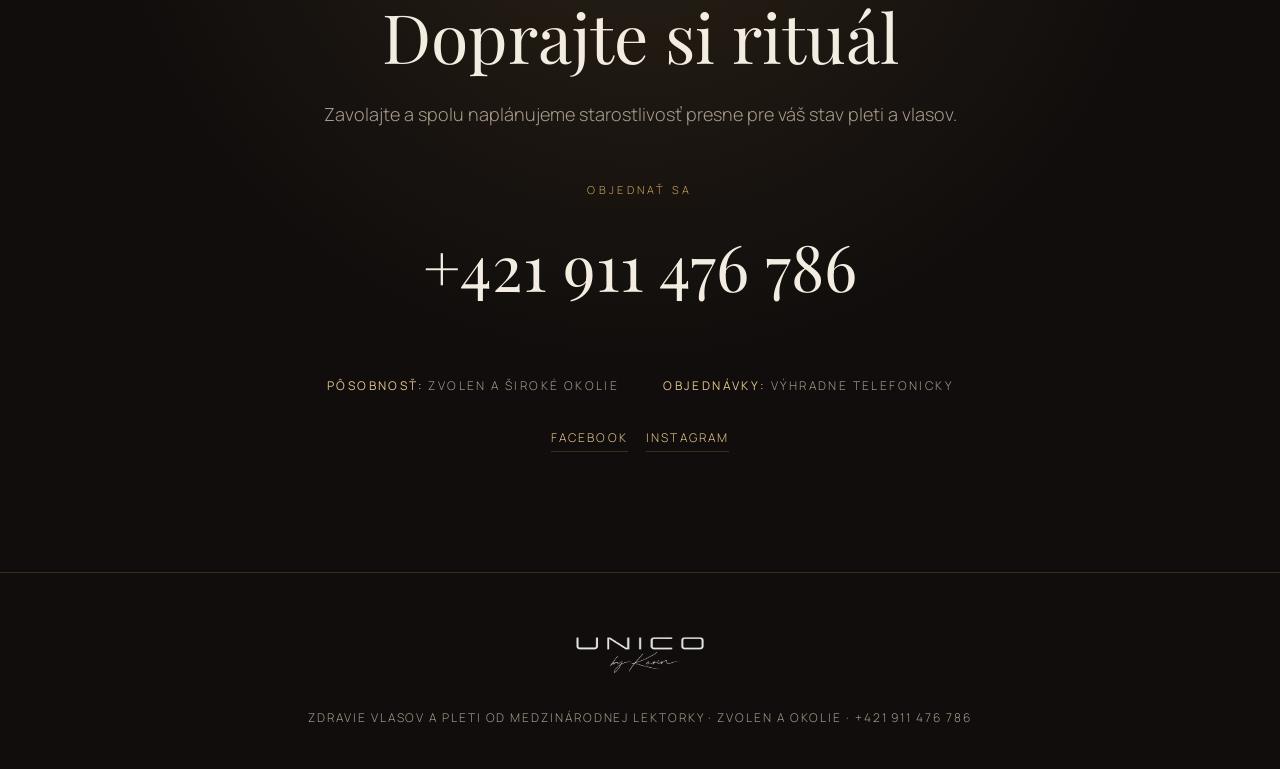
<file: navrh-2/index.html>
<!DOCTYPE html>
<html lang="sk">
<head>
<meta charset="UTF-8">
<meta name="viewport" content="width=device-width, initial-scale=1.0">
<title>UNICO by Karin — Osobný rituál zdravia, krásy a sebavedomia</title>
<link rel="preconnect" href="https://fonts.googleapis.com">
<link rel="preconnect" href="https://fonts.gstatic.com" crossorigin>
<link href="https://fonts.googleapis.com/css2?family=Playfair+Display:ital,wght@0,400;0,500;0,600;1,400;1,500&family=Manrope:wght@200;300;400;500;600&display=swap" rel="stylesheet">
<style>
  :root{
    --bg:#100d0c;
    --bg2:#171312;
    --panel:#1e1917;
    --cream:#f3ece1;
    --muted:#a89b8b;
    --gold:#c8a15a;
    --gold-soft:#e2c58c;
    --line:rgba(200,161,90,.22);
    --rose:#caa79c;
  }
  *{margin:0;padding:0;box-sizing:border-box}
  html{scroll-behavior:smooth}
  body{
    font-family:'Manrope',sans-serif;background:var(--bg);color:var(--cream);
    font-weight:300;line-height:1.8;-webkit-font-smoothing:antialiased;overflow-x:hidden;
  }
  h1,h2,h3,h4{font-family:'Playfair Display',serif;font-weight:400;line-height:1.12}
  .it{font-style:italic}
  a{color:inherit;text-decoration:none}
  .wrap{max-width:1200px;margin:0 auto;padding:0 34px}
  .kicker{font-size:11px;letter-spacing:.5em;text-transform:uppercase;color:var(--gold);font-weight:400}
  .gold{color:var(--gold-soft)}

  /* announce */
  .announce{
    text-align:center;font-size:11.5px;letter-spacing:.28em;text-transform:uppercase;
    color:var(--muted);padding:12px;border-bottom:1px solid var(--line);
  }
  .announce a{color:var(--gold-soft)}

  /* nav */
  nav{position:sticky;top:0;z-index:60;background:rgba(16,13,12,.82);backdrop-filter:blur(14px);border-bottom:1px solid var(--line)}
  .nav-in{display:flex;align-items:center;justify-content:space-between;height:84px}
  .brand{font-family:'Playfair Display',serif;font-size:27px;letter-spacing:.14em;display:inline-flex;align-items:center}
  .brand img{height:66px;width:auto;display:block;filter:brightness(0) invert(1);opacity:.95}
  .brand i{color:var(--gold);font-style:normal;font-weight:400}
  .navlinks{display:flex;gap:38px;font-size:12px;letter-spacing:.22em;text-transform:uppercase;color:var(--muted)}
  .navlinks a{transition:color .3s}
  .navlinks a:hover{color:var(--gold-soft)}
  .callbtn{border:1px solid var(--gold);color:var(--gold-soft);padding:12px 22px;font-size:11px;letter-spacing:.2em;text-transform:uppercase;transition:.35s}
  .callbtn:hover{background:var(--gold);color:var(--bg)}

  /* hero */
  .hero{position:relative;min-height:92vh;display:flex;align-items:center;overflow:hidden}
  .hero::before{
    content:"";position:absolute;inset:0;
    background:
      radial-gradient(60% 80% at 78% 30%,rgba(200,161,90,.16),transparent 60%),
      radial-gradient(50% 60% at 20% 90%,rgba(202,167,156,.12),transparent 60%);
  }
  .hero-wm{
    position:absolute;right:-2%;top:8%;font-family:'Playfair Display',serif;font-style:italic;
    font-size:26vw;color:rgba(200,161,90,.05);line-height:.8;pointer-events:none;user-select:none;
  }
  .hero-in{position:relative;z-index:2;max-width:900px}
  .hero .kicker{margin-bottom:26px;display:inline-block}
  .hero h1{font-size:clamp(48px,8vw,104px);letter-spacing:-.01em}
  .hero h1 .it{color:var(--gold-soft)}
  .hero .sub{font-size:19px;color:var(--muted);max-width:620px;margin:32px 0 42px;font-weight:300}
  .actions{display:flex;gap:20px;align-items:center;flex-wrap:wrap}
  .btn{background:var(--gold);color:var(--bg);padding:17px 40px;font-size:12px;letter-spacing:.2em;text-transform:uppercase;font-weight:500;transition:.35s}
  .btn:hover{background:var(--gold-soft);transform:translateY(-2px)}
  .btn-out{color:var(--cream);font-size:12px;letter-spacing:.2em;text-transform:uppercase;border-bottom:1px solid var(--gold);padding-bottom:6px;transition:.3s}
  .btn-out:hover{color:var(--gold-soft)}
  .hero-meta{position:absolute;bottom:44px;left:0;width:100%;z-index:2}
  .hero-meta .wrap{display:flex;gap:50px;flex-wrap:wrap;font-size:12px;letter-spacing:.24em;text-transform:uppercase;color:var(--muted);border-top:1px solid var(--line);padding-top:22px}
  .hero-meta b{color:var(--gold-soft);font-weight:400}

  /* section base */
  section{padding:120px 0;position:relative}
  .head{max-width:720px}
  .head h2{font-size:clamp(34px,5vw,60px);margin:20px 0 20px}
  .head p{color:var(--muted);font-size:17px}
  .center{margin-left:auto;margin-right:auto;text-align:center}

  /* about split */
  .about{background:var(--bg2)}
  .about-grid{display:grid;grid-template-columns:.9fr 1.1fr;gap:80px;align-items:center}
  .portrait{position:relative;aspect-ratio:3/4;background:linear-gradient(150deg,#2a2320,#3a2f28 55%,#4a3a30);border:1px solid var(--line)}
  .portrait::after{content:"";position:absolute;inset:16px;border:1px solid rgba(226,197,140,.28)}
  .portrait .badge{position:absolute;bottom:-24px;right:-24px;background:var(--gold);color:var(--bg);padding:22px 26px;max-width:210px;font-family:'Playfair Display',serif;font-style:italic;font-size:19px;line-height:1.3}
  .about blockquote{font-family:'Playfair Display',serif;font-style:italic;font-size:clamp(26px,3.4vw,38px);line-height:1.35;margin-bottom:30px}
  .about p{color:var(--muted);margin-bottom:20px}
  .sign{font-family:'Playfair Display',serif;font-style:italic;font-size:34px;color:var(--gold-soft);margin-top:14px}

  /* pillars accordion-style cards */
  .pillars .head{margin:0 auto 70px}
  .pcard{
    display:grid;grid-template-columns:120px 1fr;gap:50px;align-items:center;
    border-top:1px solid var(--line);padding:56px 0;transition:.4s;
  }
  .pcard:last-child{border-bottom:1px solid var(--line)}
  .pcard:hover{padding-left:16px}
  .pcard .idx{font-family:'Playfair Display',serif;font-size:80px;color:transparent;-webkit-text-stroke:1px var(--gold);line-height:.9}
  .pcard h3{font-size:clamp(28px,3.6vw,40px);margin-bottom:12px}
  .pcard .q{font-family:'Playfair Display',serif;font-style:italic;font-size:20px;color:var(--gold-soft);margin-bottom:18px}
  .pcard p{color:var(--muted);margin-bottom:14px;max-width:760px}
  .pcard p:last-child{margin-bottom:0}
  .chips{display:flex;gap:10px;flex-wrap:wrap;margin-top:16px}
  .chip{font-size:11px;letter-spacing:.16em;text-transform:uppercase;color:var(--gold-soft);border:1px solid var(--line);padding:7px 14px;border-radius:40px}

  /* services band */
  .band{background:linear-gradient(180deg,var(--bg2),var(--bg))}
  .svc{display:grid;grid-template-columns:repeat(3,1fr);gap:26px;margin-top:20px}
  .svc-item{background:var(--panel);border:1px solid var(--line);padding:38px 30px;transition:.4s}
  .svc-item:hover{border-color:var(--gold);transform:translateY(-4px)}
  .svc-item .no{font-size:12px;letter-spacing:.24em;color:var(--gold);text-transform:uppercase}
  .svc-item h4{font-size:26px;margin:14px 0 10px}
  .svc-item p{color:var(--muted);font-size:14.5px}

  /* why me feature */
  .why{background:var(--bg2)}
  .why-grid{display:grid;grid-template-columns:repeat(3,1fr);gap:0}
  .why-col{padding:48px 40px;border-right:1px solid var(--line)}
  .why-col:last-child{border-right:none}
  .why-col .big{font-family:'Playfair Display',serif;font-size:64px;color:var(--gold);line-height:1;margin-bottom:20px}
  .why-col h4{font-size:26px;margin-bottom:14px}
  .why-col p{color:var(--muted);font-size:15px}

  /* manifesto */
  .manifesto{text-align:center}
  .manifesto .quote{font-family:'Playfair Display',serif;font-style:italic;font-size:clamp(26px,4vw,44px);line-height:1.45;max-width:1000px;margin:26px auto 0}
  .manifesto .quote span{color:var(--gold-soft)}

  /* CTA */
  .cta{background:radial-gradient(70% 120% at 50% 0%,rgba(200,161,90,.14),transparent 60%),var(--bg)}
  .cta-in{text-align:center;max-width:820px;margin:0 auto}
  .cta h2{font-size:clamp(36px,6vw,68px);margin:18px 0 24px}
  .cta p{color:var(--muted);font-size:18px;margin-bottom:44px}
  .phone{display:inline-flex;flex-direction:column;align-items:center;gap:8px}
  .phone small{font-size:11px;letter-spacing:.3em;text-transform:uppercase;color:var(--gold)}
  .phone a{font-family:'Playfair Display',serif;font-size:clamp(38px,6vw,64px);color:var(--cream);transition:.3s}
  .phone a:hover{color:var(--gold-soft)}
  .cta-meta{display:flex;justify-content:center;gap:44px;margin-top:52px;flex-wrap:wrap;font-size:12px;letter-spacing:.2em;text-transform:uppercase;color:var(--muted)}
  .cta-meta b{color:var(--gold-soft);font-weight:400}
  .socials{display:flex;gap:18px;justify-content:center;margin-top:30px}
  .socials a{font-size:12px;letter-spacing:.18em;text-transform:uppercase;color:var(--gold-soft);border-bottom:1px solid var(--line);padding-bottom:3px;transition:.3s}
  .socials a:hover{border-color:var(--gold)}

  footer{border-top:1px solid var(--line);padding:40px 0;text-align:center;color:var(--muted);font-size:12px;letter-spacing:.16em;text-transform:uppercase}
  footer .brand{display:inline-flex;font-size:24px;color:var(--cream);margin-bottom:16px}
  footer .brand img{height:78px;width:auto;filter:brightness(0) invert(1);opacity:.9}

  @media(max-width:900px){
    .navlinks,.callbtn{display:none}
    .about-grid{grid-template-columns:1fr;gap:60px}
    .portrait .badge{right:0}
    .pcard{grid-template-columns:1fr;gap:16px;padding:44px 0}
    .svc,.why-grid{grid-template-columns:1fr}
    .why-col{border-right:none;border-bottom:1px solid var(--line)}
    .hero-meta{position:static;margin-top:40px}
  }
</style>
</head>
<body>

<div class="announce">Objednávky výhradne telefonicky · <a href="tel:+421911476786">+421 911 476 786</a> · Zvolen a široké okolie</div>

<nav>
  <div class="wrap nav-in">
    <a href="#" class="brand" aria-label="UNICO by Karin"><img src="img/unico-logo.png" alt="UNICO by Karin"></a>
    <div class="navlinks">
      <a href="#pribeh">Príbeh</a>
      <a href="#piliere">Piliere</a>
      <a href="#sluzby">Služby</a>
      <a href="#preco">Prečo ja</a>
      <a href="#kontakt">Kontakt</a>
    </div>
    <a href="tel:+421911476786" class="callbtn">+421 911 476 786</a>
  </div>
</nav>

<header class="hero">
  <div class="hero-wm">by Karin</div>
  <div class="wrap hero-in">
    <span class="kicker">Zdravie vlasov a pleti od medzinárodnej lektorky</span>
    <h1>Bežná starostlivosť<br>sa mení na <span class="it">rituál</span></h1>
    <p class="sub">Prepojením špičkovej talianskej vlasovej architektúry, trichológie a pokročilej pleťovej estetiky tvorím osobný rituál zdravia, krásy a sebavedomia — pre ženy aj mužov.</p>
    <div class="actions">
      <a href="tel:+421911476786" class="btn">Objednať telefonicky</a>
      <a href="#piliere" class="btn-out">Objavte 5 pilierov</a>
    </div>
  </div>
  <div class="hero-meta">
    <div class="wrap">
      <div><b>Trichológia</b> · zdravie vlasov</div>
      <div><b>Taliansky</b> strih &amp; farba</div>
      <div><b>Fusion / Ekseption</b> estetika</div>
      <div><b>Barber</b> &amp; vizáž</div>
    </div>
  </div>
</header>

<section class="about" id="pribeh">
  <div class="wrap about-grid">
    <div class="portrait">
      <div class="badge">Medzinárodná lektorka krásy</div>
    </div>
    <div>
      <span class="kicker">O mne</span>
      <blockquote>Riešim príčinu, nie len následok — a robím to rukami, ktoré vzdelávajú iných profesionálov.</blockquote>
      <p>Som medzinárodná lektorka. Spájam vedu a remeslo — trichológiu, talianske techniky strihu a farbenia i pokročilú pleťovú estetiku pod jednou strechou. Každé ošetrenie navrhujem osobne, podľa vášho aktuálneho stavu.</p>
      <p>Neposkytujem sériové služby. To, čo dostanete, je premyslená, komplexná starostlivosť na mieru — postavená na diagnostike a detaile.</p>
      <div class="sign">Karin</div>
    </div>
  </div>
</section>

<section class="pillars" id="piliere">
  <div class="wrap">
    <div class="head center">
      <span class="kicker">Predstavím vám 5 pilierov môjho salónu</span>
      <h2>Päť pilierov, jeden rituál</h2>
      <p>Každý pilier stojí na vede, remesle a osobnom prístupe. Spolu tvoria komplexnú starostlivosť pre ženy aj mužov.</p>
    </div>

    <div class="pcard">
      <div class="idx">01</div>
      <div>
        <h3>Trichológia &amp; Zdravie vlasov</h3>
        <p class="q">„Vlasy sú len také krásne, ako je zdravá pokožka hlavy.“</p>
        <p>Riešime príčinu, nie len následok. Spájam diagnostiku pokožky s cielene navrhnutou terapiou, ktorá navracia pokožke zdravie a vlasom hustotu, silu a prirodzený lesk.</p>
      </div>
    </div>

    <div class="pcard">
      <div class="idx">02</div>
      <div>
        <h3>Kaderníctvo &amp; Taliansky štýl</h3>
        <p class="q">„Technológia a strih z kolísky módy.“</p>
        <p>Ročne navštevujem talianske akadémie, aby som na Slovensko prinášala najnovšie technológie farbenia a precízne strihy. Nechytám sa trendov slepo — prispôsobujem ich architektúre vašej tváre.</p>
        <p>Odchádzate odo mňa s farbou, ktorá má hĺbku, a strihom, ktorý drží tvar aj po týždňoch. Každý pohyb nožníc je premyslený.</p>
      </div>
    </div>

    <div class="pcard">
      <div class="idx">03</div>
      <div>
        <h3>Kozmetika &amp; Pleťová estetika</h3>
        <p class="q">„Lekárska presnosť a špičkové ingrediencie.“</p>
        <p>Pracujem s prémiovými konceptmi Fusion, Ekseption a Janssen Cosmetics, ktoré sama školím. Každé ošetrenie je kokteilom účinných látok, namiešaným personalizovane pre aktuálny stav pleti. Prinášam výsledky založené na vede.</p>
        <p>Žiadne podráždenie — len okamžité rozjasnenie, pevnejšia a vyživená pleť zvnútra.</p>
        <div class="chips"><span class="chip">Fusion</span><span class="chip">Ekseption</span><span class="chip">Janssen Cosmetics</span></div>
      </div>
    </div>

    <div class="pcard">
      <div class="idx">04</div>
      <div>
        <h3>Old-School Barber rituál</h3>
        <p class="q">„Návrat k poctivej chlapskej klasike.“</p>
        <p>Žiadne rýchle holenie. Nahriaty uterák, bohatá pena, ostrá čepeľ a následná regenerácia pleti. Čas, kedy muž vypne svet a odchádza dokonale upravený.</p>
        <p>Holenie je rituál komfortu — a rozmaznáva vás to najlepšie pre mužov, Barba Italiana.</p>
        <div class="chips"><span class="chip">Barba Italiana</span></div>
      </div>
    </div>

    <div class="pcard">
      <div class="idx">05</div>
      <div>
        <h3>Vizáž — harmónia líčenia a účesu</h3>
        <p class="q">„Femme fatale od prvého fotenia až po posledný tanec.“</p>
        <p>Ples, stužková, večierok či svadba — chvíle, kedy nechcete premýšľať, či účes vydrží do rána a rúž sa nerozmaže.</p>
        <p>Po rokoch práce ako vizážistka na súťažiach Miss, módnych prehliadkach a v reklamách pre Margaret Astor, Rimmel, Bourjois či Collistar viem, že dokonalá vizáž nie je o vrstvách make-upu — je o fyziognómii tváre a podčiarknutí prirodzenej krásy. Líčenie a styling pod jednou strechou — len vy v najkrajšej verzii.</p>
        <div class="chips"><span class="chip">Miss</span><span class="chip">Collistar</span><span class="chip">Margaret Astor</span><span class="chip">Rimmel</span><span class="chip">Bourjois</span></div>
      </div>
    </div>
  </div>
</section>

<section class="band" id="sluzby">
  <div class="wrap">
    <div class="head">
      <span class="kicker">Služby salónu</span>
      <h2>Komplexná starostlivosť na mieru</h2>
      <p>Zistite, čo vaša pleť a vlasy potrebujú — všetko na jednom mieste.</p>
    </div>
    <div class="svc">
      <div class="svc-item"><div class="no">01</div><h4>Kaderníctvo</h4><p>Talianske techniky strihu a farbenia na mieru vašej tváre.</p></div>
      <div class="svc-item"><div class="no">02</div><h4>Trichológia</h4><p>Diagnostika pokožky hlavy a terapia proti príčine.</p></div>
      <div class="svc-item"><div class="no">03</div><h4>Kozmetika</h4><p>Pokročilá pleťová estetika Fusion / Ekseption / Janssen.</p></div>
      <div class="svc-item"><div class="no">04</div><h4>Vizáž &amp; líčenie</h4><p>Profesionálne líčenie pre výnimočné príležitosti.</p></div>
      <div class="svc-item"><div class="no">05</div><h4>Spoločenský účes</h4><p>Ples, stužková, večierok aj svadba.</p></div>
      <div class="svc-item"><div class="no">06</div><h4>Barber</h4><p>Old-school rituál holenia s Barba Italiana.</p></div>
    </div>
  </div>
</section>

<section class="why" id="preco">
  <div class="wrap">
    <div class="head center">
      <span class="kicker">A na záver… prečo ja?</span>
      <h2>Rozdiel je v prístupe</h2>
    </div>
  </div>
  <div class="wrap" style="border:1px solid var(--line);margin-top:30px">
    <div class="why-grid">
      <div class="why-col">
        <div class="big">01</div>
        <h4>Ruky lektorky</h4>
        <p>Služby neposkytuje len personál, ale človek, ktorý v tejto sfére vzdeláva iných profesionálov.</p>
      </div>
      <div class="why-col">
        <div class="big">02</div>
        <h4>Detail &amp; diagnostika</h4>
        <p>Nikdy nezačíname bez toho, aby som spoznala skutočný stav vašich vlasov a pleti.</p>
      </div>
      <div class="why-col">
        <div class="big">03</div>
        <h4>Pod jednou strechou</h4>
        <p>Komplexná vizáž, estetická starostlivosť aj relax bez štyroch rôznych miest.</p>
      </div>
    </div>
  </div>
</section>

<section class="manifesto">
  <div class="wrap">
    <span class="kicker">UNICO by Karin</span>
    <p class="quote">Mením bežnú starostlivosť na <span>osobný rituál zdravia, krásy a sebavedomia</span> pre ženy aj mužov.</p>
  </div>
</section>

<section class="cta" id="kontakt">
  <div class="wrap cta-in">
    <span class="kicker">Objednávky výhradne telefonicky</span>
    <h2>Doprajte si rituál</h2>
    <p>Zavolajte a spolu naplánujeme starostlivosť presne pre váš stav pleti a vlasov.</p>
    <div class="phone">
      <small>Objednať sa</small>
      <a href="tel:+421911476786">+421 911 476 786</a>
    </div>
    <div class="cta-meta">
      <div><b>Pôsobnosť:</b> Zvolen a široké okolie</div>
      <div><b>Objednávky:</b> výhradne telefonicky</div>
    </div>
    <div class="socials">
      <a href="https://www.facebook.com/p/Karin-Broczko-61581252053894/" target="_blank" rel="noopener">Facebook</a>
      <a href="https://www.instagram.com/karin_barbados" target="_blank" rel="noopener">Instagram</a>
    </div>
  </div>
</section>

<footer>
  <div class="wrap">
    <span class="brand"><img src="img/unico-logo.png" alt="UNICO by Karin"></span><br>
    Zdravie vlasov a pleti od medzinárodnej lektorky · Zvolen a okolie · +421 911 476 786
  </div>
</footer>

</body>
</html>
</file>
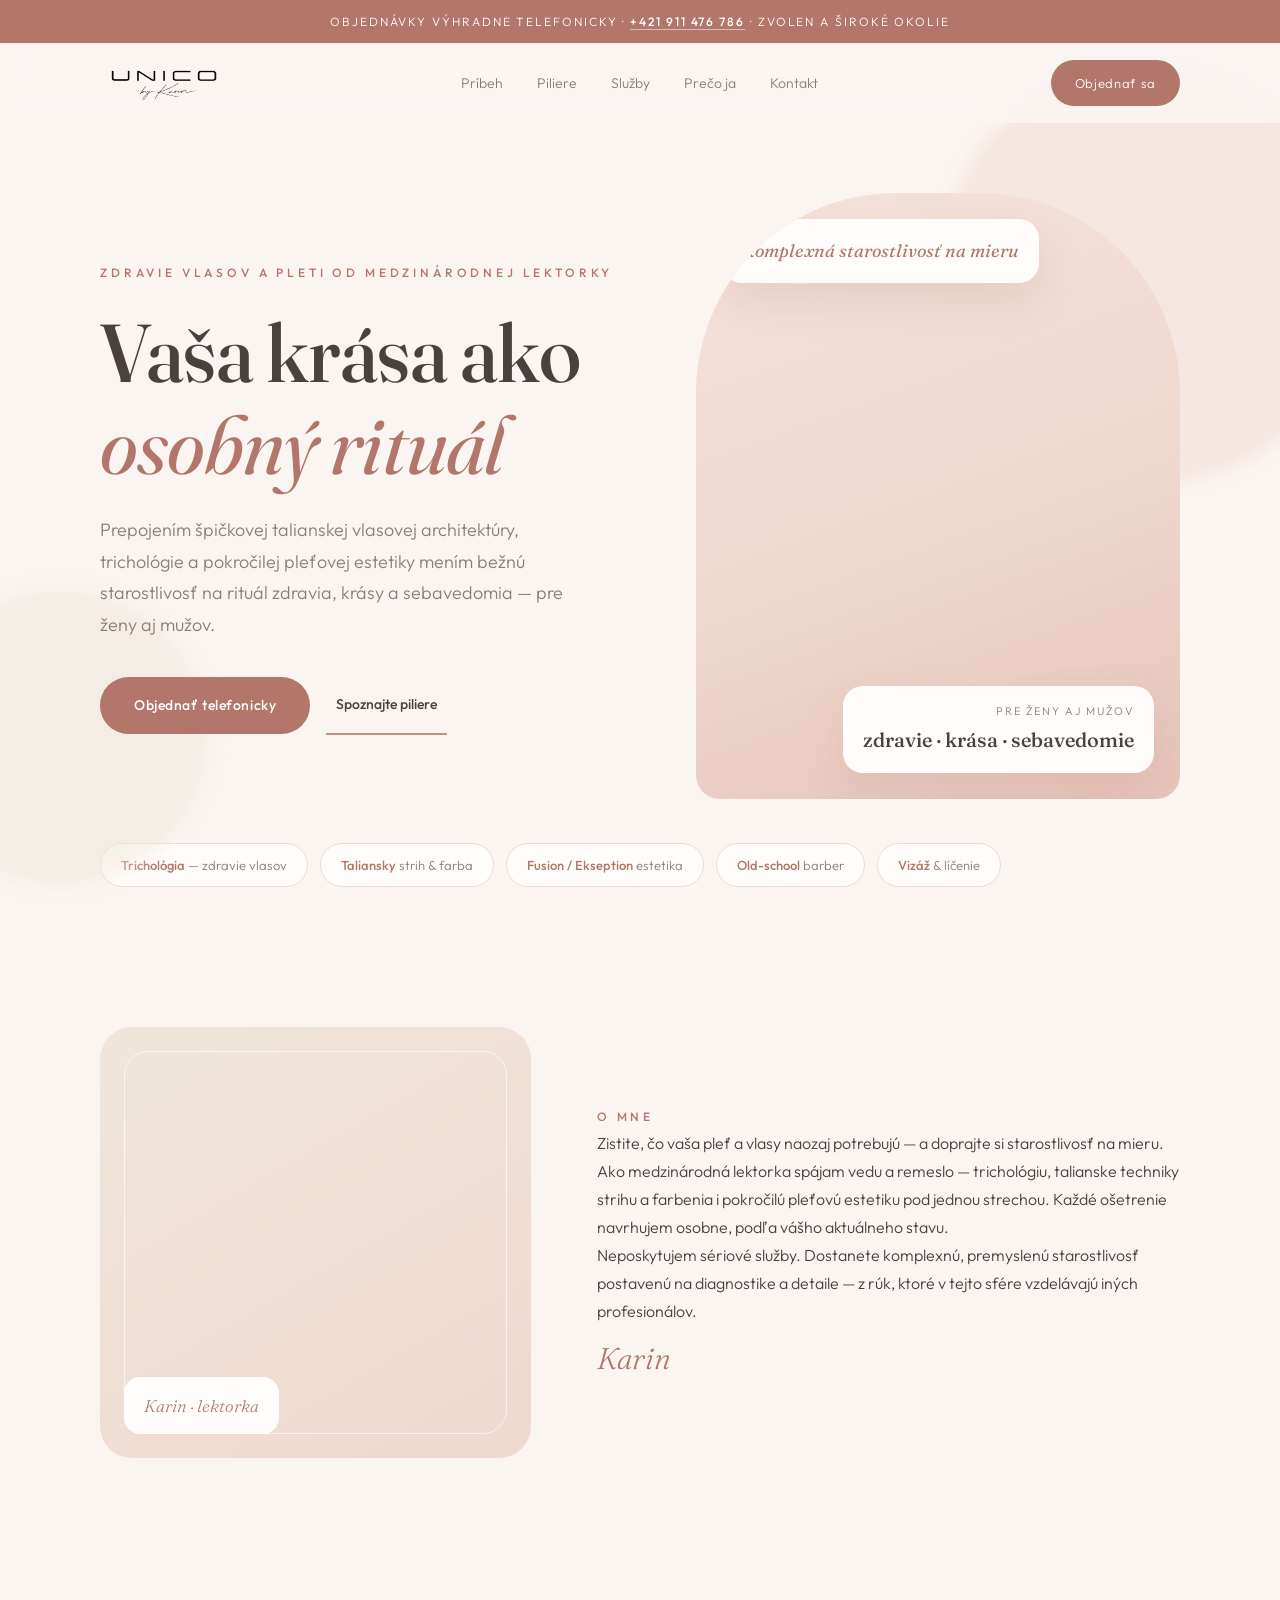
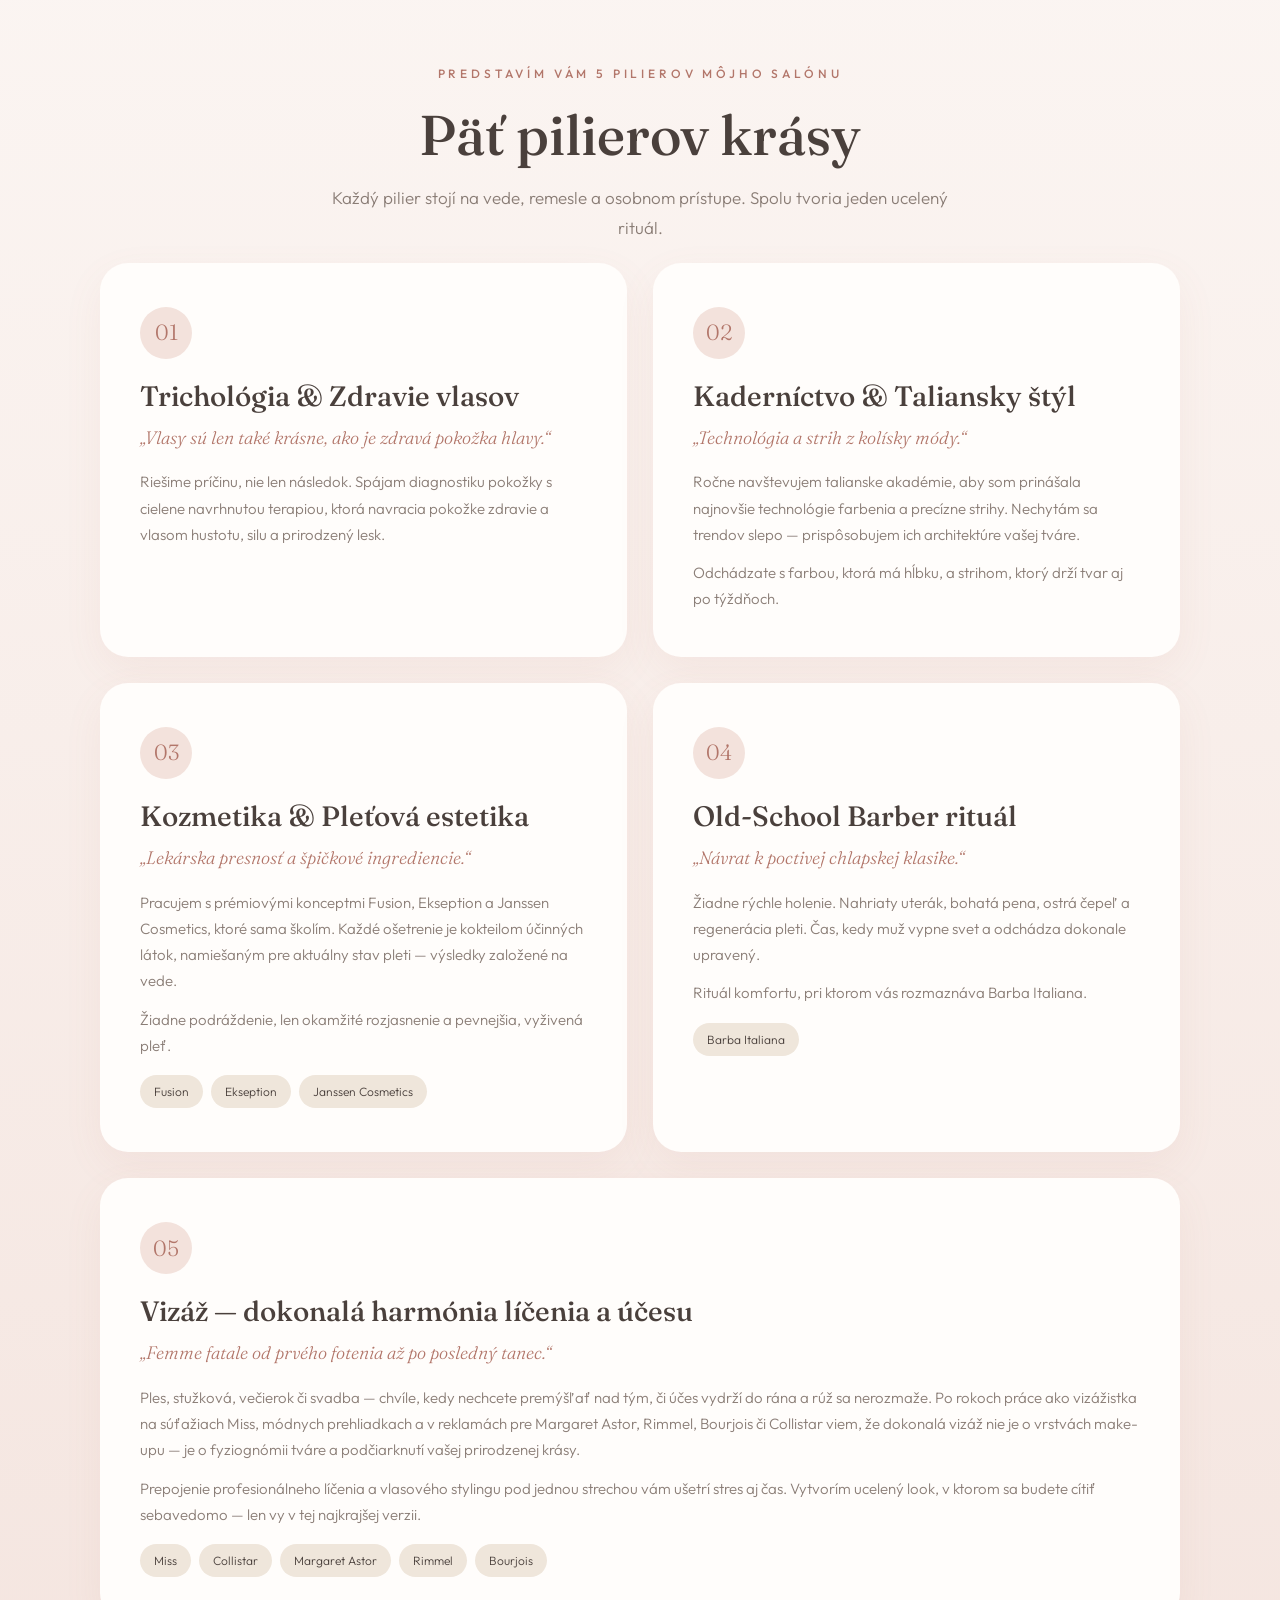
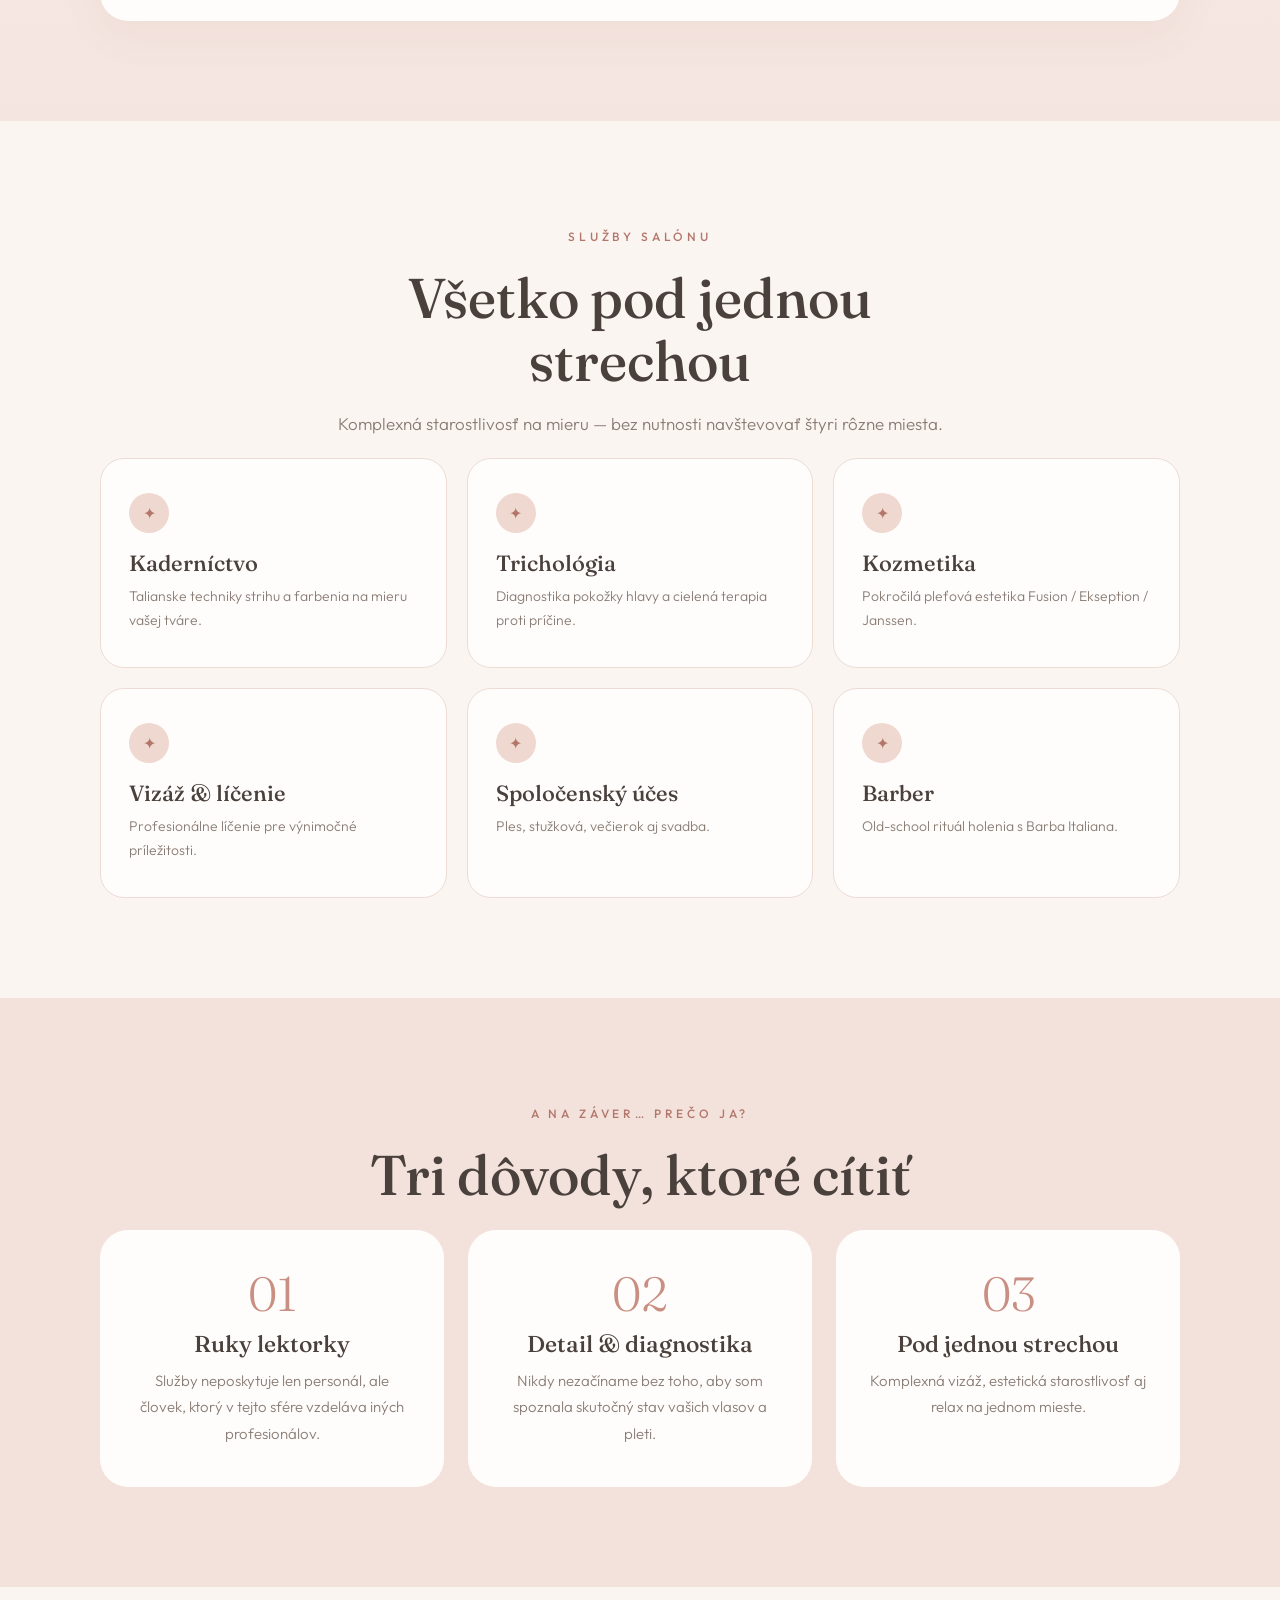
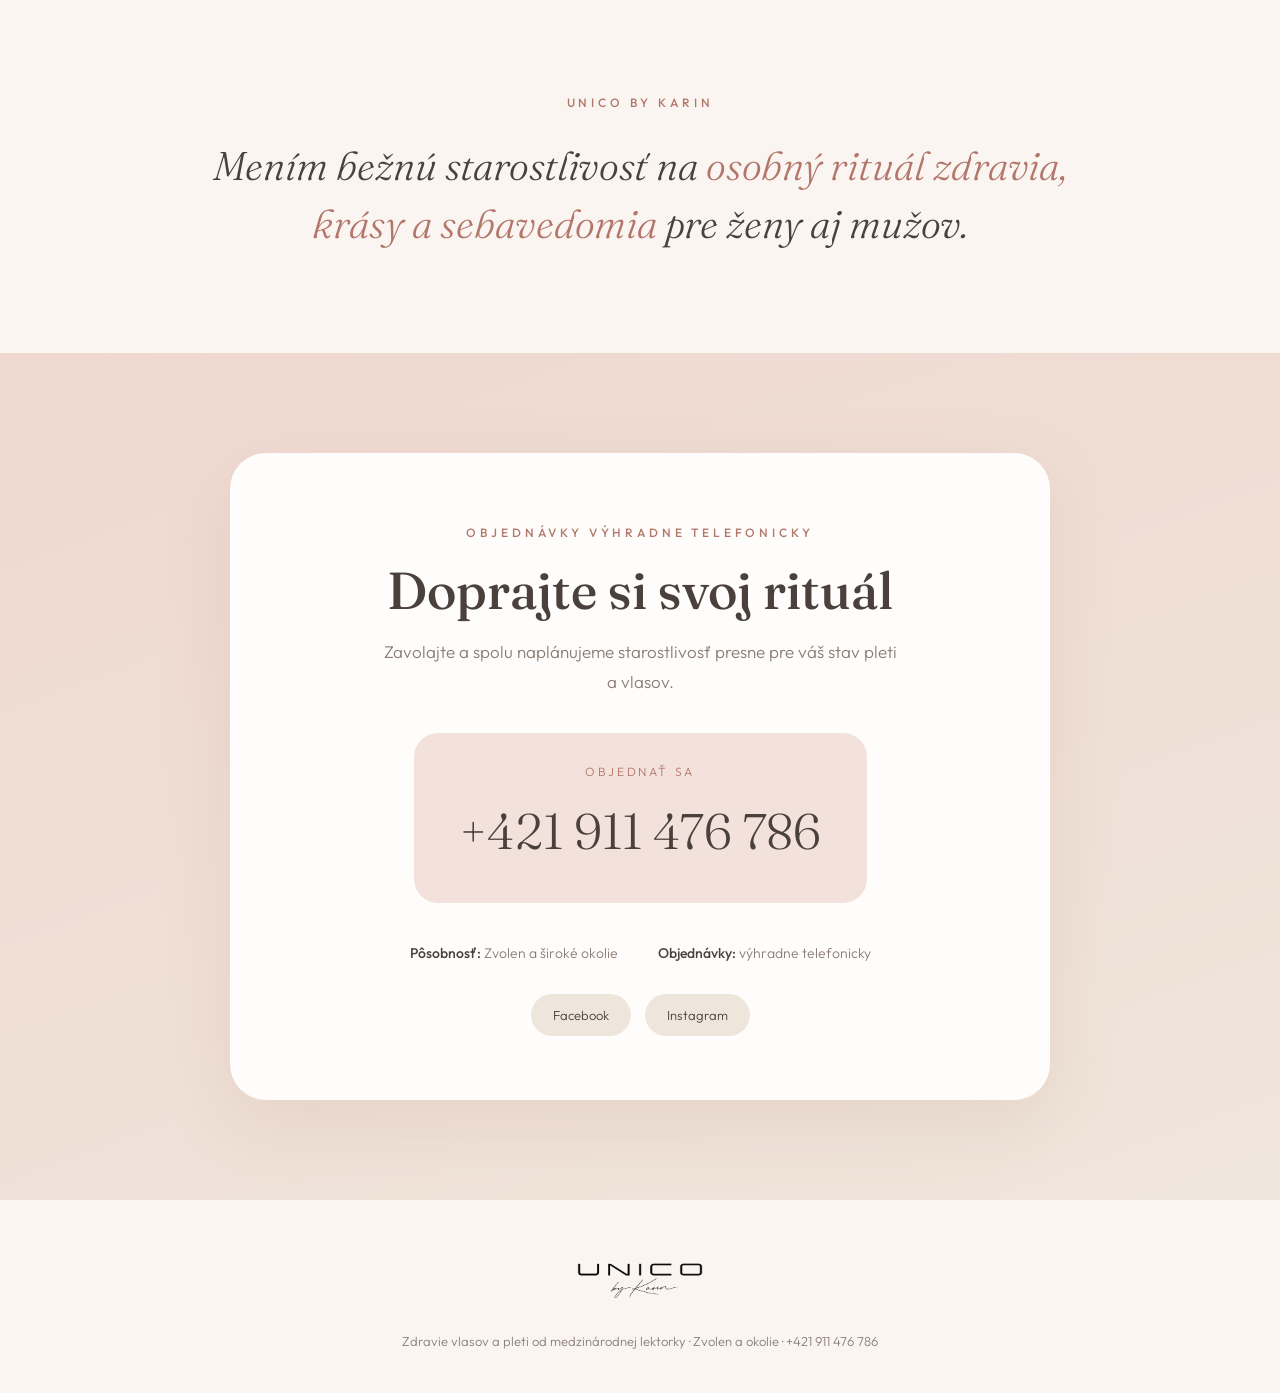
<file: navrh-3/index.html>
<!DOCTYPE html>
<html lang="sk">
<head>
<meta charset="UTF-8">
<meta name="viewport" content="width=device-width, initial-scale=1.0">
<title>UNICO by Karin — Osobný rituál zdravia, krásy a sebavedomia</title>
<link rel="preconnect" href="https://fonts.googleapis.com">
<link rel="preconnect" href="https://fonts.gstatic.com" crossorigin>
<link href="https://fonts.googleapis.com/css2?family=Fraunces:ital,opsz,wght@0,9..144,400;0,9..144,500;0,9..144,600;1,9..144,400&family=Outfit:wght@300;400;500;600&display=swap" rel="stylesheet">
<style>
  :root{
    --bg:#fbf5f2;
    --blush:#f3e2dc;
    --blush-2:#efd8d0;
    --sand:#efe6db;
    --ink:#4a403c;
    --soft:#8a7d76;
    --rose:#c98f83;
    --rose-deep:#b2766a;
    --gold:#bf9a6a;
    --white:#fffdfb;
    --line:#ecdcd4;
  }
  *{margin:0;padding:0;box-sizing:border-box}
  html{scroll-behavior:smooth}
  body{font-family:'Outfit',sans-serif;background:var(--bg);color:var(--ink);font-weight:300;line-height:1.75;-webkit-font-smoothing:antialiased;overflow-x:hidden}
  h1,h2,h3,h4{font-family:'Fraunces',serif;font-weight:500;line-height:1.12}
  .it{font-family:'Fraunces',serif;font-style:italic;font-weight:400}
  a{color:inherit;text-decoration:none}
  .wrap{max-width:1140px;margin:0 auto;padding:0 30px}
  .kick{font-size:12px;letter-spacing:.32em;text-transform:uppercase;color:var(--rose-deep);font-weight:500}

  /* top */
  .ribbon{background:var(--rose-deep);color:#fff;text-align:center;font-size:12px;letter-spacing:.16em;text-transform:uppercase;padding:11px}
  .ribbon a{color:#fff;font-weight:500;border-bottom:1px solid rgba(255,255,255,.5)}

  nav{position:sticky;top:0;z-index:50;background:rgba(251,245,242,.85);backdrop-filter:blur(12px)}
  .nav-in{display:flex;align-items:center;justify-content:space-between;height:80px}
  .brand{font-family:'Fraunces',serif;font-size:26px;letter-spacing:.02em;display:inline-flex;align-items:center}
  .brand img{height:64px;width:auto;display:block}
  .brand b{color:var(--rose-deep);font-weight:500}
  .nl{display:flex;gap:34px;font-size:14px;color:var(--soft)}
  .nl a:hover{color:var(--rose-deep)}
  .pill{background:var(--rose-deep);color:#fff;padding:12px 24px;border-radius:40px;font-size:13px;letter-spacing:.05em;transition:.3s}
  .pill:hover{background:var(--ink)}

  /* hero */
  .hero{padding:70px 0 40px;position:relative}
  .blob{position:absolute;border-radius:50%;filter:blur(10px);opacity:.5;z-index:0}
  .b1{width:420px;height:420px;background:var(--blush-2);top:-60px;right:-80px}
  .b2{width:300px;height:300px;background:var(--sand);bottom:40px;left:-90px}
  .hero-grid{position:relative;z-index:2;display:grid;grid-template-columns:1.05fr .95fr;gap:60px;align-items:center}
  .hero h1{font-size:clamp(46px,7vw,82px);letter-spacing:-.01em;margin:22px 0 24px}
  .hero h1 .it{color:var(--rose-deep)}
  .hero .lead{font-size:18px;color:var(--soft);max-width:480px;margin-bottom:36px}
  .cta-row{display:flex;gap:16px;align-items:center;flex-wrap:wrap}
  .btn{background:var(--rose-deep);color:#fff;padding:16px 34px;border-radius:40px;font-size:14px;letter-spacing:.04em;font-weight:500;transition:.35s}
  .btn:hover{background:var(--ink);transform:translateY(-2px)}
  .btn2{color:var(--ink);padding:16px 10px;font-size:14px;font-weight:500;border-bottom:2px solid var(--rose);transition:.3s}
  .btn2:hover{color:var(--rose-deep)}
  .hero-visual{position:relative}
  .hero-card{aspect-ratio:4/5;border-radius:200px 200px 24px 24px;background:linear-gradient(160deg,var(--blush) 0%,var(--blush-2) 55%,#e6c3b8 100%);position:relative;overflow:hidden}
  .hero-card .float{position:absolute;background:var(--white);border-radius:20px;padding:16px 20px;box-shadow:0 18px 40px rgba(178,118,106,.16)}
  .hero-card .f-top{top:26px;left:26px}
  .hero-card .f-top .it{font-size:18px;color:var(--rose-deep)}
  .hero-card .f-bot{bottom:26px;right:26px;text-align:right}
  .hero-card .f-bot small{font-size:11px;letter-spacing:.18em;text-transform:uppercase;color:var(--soft);display:block}
  .hero-card .f-bot b{font-family:'Fraunces',serif;font-size:20px;color:var(--ink);font-weight:500}

  .tags{display:flex;gap:12px;flex-wrap:wrap;margin-top:44px}
  .tag{background:var(--white);border:1px solid var(--line);border-radius:40px;padding:10px 20px;font-size:13px;color:var(--soft)}
  .tag b{color:var(--rose-deep);font-weight:500}

  section{padding:100px 0;position:relative}
  .head{max-width:660px}
  .head.center{margin:0 auto;text-align:center}
  .head h2{font-size:clamp(34px,5vw,56px);margin:18px 0 16px}
  .head p{color:var(--soft);font-size:17px}

  /* about */
  .about-grid{display:grid;grid-template-columns:.85fr 1.15fr;gap:66px;align-items:center}
  .about-photo{aspect-ratio:1/1;border-radius:32px;background:linear-gradient(150deg,var(--sand),var(--blush-2));position:relative;overflow:hidden}
  .about-photo .ring{position:absolute;inset:24px;border:1px solid rgba(255,255,255,.6);border-radius:24px}
  .about-photo .stamp{position:absolute;bottom:24px;left:24px;background:var(--white);border-radius:16px;padding:14px 20px;font-family:'Fraunces',serif;font-style:italic;font-size:17px;color:var(--rose-deep)}
  .about blockquote{font-family:'Fraunces',serif;font-style:italic;font-size:clamp(24px,3.4vw,34px);line-height:1.35;margin-bottom:26px;color:var(--ink)}
  .about p{color:var(--soft);margin-bottom:18px}
  .sign{font-family:'Fraunces',serif;font-style:italic;font-size:30px;color:var(--rose-deep);margin-top:8px}

  /* pillars soft cards */
  .pillars{background:linear-gradient(180deg,var(--bg),var(--blush) 120%)}
  .pgrid{display:grid;grid-template-columns:1fr 1fr;gap:26px;margin-top:20px}
  .pc{background:var(--white);border-radius:28px;padding:44px 40px;box-shadow:0 14px 40px rgba(178,118,106,.07);transition:.4s}
  .pc:hover{transform:translateY(-6px);box-shadow:0 22px 54px rgba(178,118,106,.14)}
  .pc.wide{grid-column:1/-1}
  .pc .pn{width:52px;height:52px;border-radius:50%;background:var(--blush);color:var(--rose-deep);display:flex;align-items:center;justify-content:center;font-family:'Fraunces',serif;font-size:22px;margin-bottom:22px}
  .pc h3{font-size:28px;margin-bottom:10px}
  .pc .q{font-family:'Fraunces',serif;font-style:italic;font-size:18px;color:var(--rose-deep);margin-bottom:16px}
  .pc p{color:var(--soft);font-size:15px;margin-bottom:12px}
  .pc p:last-child{margin-bottom:0}
  .badges{display:flex;gap:8px;flex-wrap:wrap;margin-top:16px}
  .badges span{font-size:12px;background:var(--sand);color:var(--ink);padding:6px 14px;border-radius:30px}

  /* services soft grid */
  .svc{display:grid;grid-template-columns:repeat(3,1fr);gap:20px;margin-top:20px}
  .sc{background:var(--white);border:1px solid var(--line);border-radius:24px;padding:34px 28px;transition:.35s}
  .sc:hover{border-color:var(--rose);background:var(--white)}
  .sc .dot{width:40px;height:40px;border-radius:50%;background:var(--blush-2);margin-bottom:18px;display:flex;align-items:center;justify-content:center;font-family:'Fraunces',serif;color:var(--rose-deep)}
  .sc h4{font-size:22px;margin-bottom:8px}
  .sc p{color:var(--soft);font-size:14px}

  /* why */
  .why{background:var(--blush)}
  .why-grid{display:grid;grid-template-columns:repeat(3,1fr);gap:24px;margin-top:24px}
  .wc{background:var(--white);border-radius:28px;padding:40px 32px;text-align:center}
  .wc .n{font-family:'Fraunces',serif;font-size:48px;color:var(--rose);line-height:1;margin-bottom:14px}
  .wc h4{font-size:23px;margin-bottom:10px}
  .wc p{color:var(--soft);font-size:15px}

  /* manifesto */
  .mani{text-align:center}
  .mani .q{font-family:'Fraunces',serif;font-style:italic;font-size:clamp(24px,3.6vw,40px);line-height:1.45;max-width:920px;margin:22px auto 0;color:var(--ink)}
  .mani .q span{color:var(--rose-deep)}

  /* contact */
  .contact{background:linear-gradient(160deg,var(--blush-2),var(--sand))}
  .contact-card{background:var(--white);border-radius:36px;padding:64px 56px;text-align:center;box-shadow:0 24px 70px rgba(178,118,106,.14);max-width:820px;margin:0 auto}
  .contact-card h2{font-size:clamp(32px,5vw,52px);margin:16px 0 18px}
  .contact-card p{color:var(--soft);font-size:17px;margin-bottom:36px;max-width:520px;margin-left:auto;margin-right:auto}
  .phone{display:inline-flex;flex-direction:column;align-items:center;gap:6px;background:var(--blush);border-radius:24px;padding:28px 46px}
  .phone small{font-size:12px;letter-spacing:.22em;text-transform:uppercase;color:var(--rose-deep)}
  .phone a{font-family:'Fraunces',serif;font-size:clamp(34px,5vw,50px);color:var(--ink)}
  .cmeta{display:flex;justify-content:center;gap:40px;margin-top:38px;flex-wrap:wrap;font-size:14px;color:var(--soft)}
  .cmeta b{color:var(--ink);font-weight:500}
  .socials{display:flex;gap:14px;justify-content:center;margin-top:28px}
  .socials a{background:var(--sand);border-radius:30px;padding:10px 22px;font-size:13px;color:var(--ink);transition:.3s}
  .socials a:hover{background:var(--rose-deep);color:#fff}

  footer{padding:40px 0;text-align:center;color:var(--soft);font-size:13px}
  footer .brand{display:inline-flex;font-family:'Fraunces',serif;font-size:24px;color:var(--ink);margin-bottom:14px}
  footer .brand img{height:76px;width:auto}

  @media(max-width:900px){
    .nl,.pill{display:none}
    .hero-grid,.about-grid{grid-template-columns:1fr;gap:44px}
    .pgrid,.svc,.why-grid,.cmeta{grid-template-columns:1fr}
    .contact-card{padding:44px 26px}
  }
</style>
</head>
<body>

<div class="ribbon">Objednávky výhradne telefonicky · <a href="tel:+421911476786">+421 911 476 786</a> · Zvolen a široké okolie</div>

<nav>
  <div class="wrap nav-in">
    <a href="#" class="brand" aria-label="UNICO by Karin"><img src="img/unico-logo.png" alt="UNICO by Karin"></a>
    <div class="nl">
      <a href="#pribeh">Príbeh</a>
      <a href="#piliere">Piliere</a>
      <a href="#sluzby">Služby</a>
      <a href="#preco">Prečo ja</a>
      <a href="#kontakt">Kontakt</a>
    </div>
    <a href="tel:+421911476786" class="pill">Objednať sa</a>
  </div>
</nav>

<header class="hero">
  <div class="blob b1"></div>
  <div class="blob b2"></div>
  <div class="wrap">
    <div class="hero-grid">
      <div>
        <span class="kick">Zdravie vlasov a pleti od medzinárodnej lektorky</span>
        <h1>Vaša krása ako<br><span class="it">osobný rituál</span></h1>
        <p class="lead">Prepojením špičkovej talianskej vlasovej architektúry, trichológie a pokročilej pleťovej estetiky mením bežnú starostlivosť na rituál zdravia, krásy a sebavedomia — pre ženy aj mužov.</p>
        <div class="cta-row">
          <a href="tel:+421911476786" class="btn">Objednať telefonicky</a>
          <a href="#piliere" class="btn2">Spoznajte piliere</a>
        </div>
      </div>
      <div class="hero-visual">
        <div class="hero-card">
          <div class="float f-top"><span class="it">Komplexná starostlivosť na mieru</span></div>
          <div class="float f-bot"><small>pre ženy aj mužov</small><b>zdravie · krása · sebavedomie</b></div>
        </div>
      </div>
    </div>
    <div class="tags">
      <div class="tag"><b>Trichológia</b> — zdravie vlasov</div>
      <div class="tag"><b>Taliansky</b> strih &amp; farba</div>
      <div class="tag"><b>Fusion / Ekseption</b> estetika</div>
      <div class="tag"><b>Old-school</b> barber</div>
      <div class="tag"><b>Vizáž</b> &amp; líčenie</div>
    </div>
  </div>
</header>

<section id="pribeh">
  <div class="wrap about-grid">
    <div class="about-photo">
      <div class="ring"></div>
      <div class="stamp">Karin · lektorka</div>
    </div>
    <div>
      <span class="kick">O mne</span>
      <blockquote>Zistite, čo vaša pleť a vlasy naozaj potrebujú — a doprajte si starostlivosť na mieru.</blockquote>
      <p>Ako medzinárodná lektorka spájam vedu a remeslo — trichológiu, talianske techniky strihu a farbenia i pokročilú pleťovú estetiku pod jednou strechou. Každé ošetrenie navrhujem osobne, podľa vášho aktuálneho stavu.</p>
      <p>Neposkytujem sériové služby. Dostanete komplexnú, premyslenú starostlivosť postavenú na diagnostike a detaile — z rúk, ktoré v tejto sfére vzdelávajú iných profesionálov.</p>
      <div class="sign">Karin</div>
    </div>
  </div>
</section>

<section class="pillars" id="piliere">
  <div class="wrap">
    <div class="head center">
      <span class="kick">Predstavím vám 5 pilierov môjho salónu</span>
      <h2>Päť pilierov krásy</h2>
      <p>Každý pilier stojí na vede, remesle a osobnom prístupe. Spolu tvoria jeden ucelený rituál.</p>
    </div>
    <div class="pgrid">
      <div class="pc">
        <div class="pn">01</div>
        <h3>Trichológia &amp; Zdravie vlasov</h3>
        <p class="q">„Vlasy sú len také krásne, ako je zdravá pokožka hlavy.“</p>
        <p>Riešime príčinu, nie len následok. Spájam diagnostiku pokožky s cielene navrhnutou terapiou, ktorá navracia pokožke zdravie a vlasom hustotu, silu a prirodzený lesk.</p>
      </div>
      <div class="pc">
        <div class="pn">02</div>
        <h3>Kaderníctvo &amp; Taliansky štýl</h3>
        <p class="q">„Technológia a strih z kolísky módy.“</p>
        <p>Ročne navštevujem talianske akadémie, aby som prinášala najnovšie technológie farbenia a precízne strihy. Nechytám sa trendov slepo — prispôsobujem ich architektúre vašej tváre.</p>
        <p>Odchádzate s farbou, ktorá má hĺbku, a strihom, ktorý drží tvar aj po týždňoch.</p>
      </div>
      <div class="pc">
        <div class="pn">03</div>
        <h3>Kozmetika &amp; Pleťová estetika</h3>
        <p class="q">„Lekárska presnosť a špičkové ingrediencie.“</p>
        <p>Pracujem s prémiovými konceptmi Fusion, Ekseption a Janssen Cosmetics, ktoré sama školím. Každé ošetrenie je kokteilom účinných látok, namiešaným pre aktuálny stav pleti — výsledky založené na vede.</p>
        <p>Žiadne podráždenie, len okamžité rozjasnenie a pevnejšia, vyživená pleť.</p>
        <div class="badges"><span>Fusion</span><span>Ekseption</span><span>Janssen Cosmetics</span></div>
      </div>
      <div class="pc">
        <div class="pn">04</div>
        <h3>Old-School Barber rituál</h3>
        <p class="q">„Návrat k poctivej chlapskej klasike.“</p>
        <p>Žiadne rýchle holenie. Nahriaty uterák, bohatá pena, ostrá čepeľ a regenerácia pleti. Čas, kedy muž vypne svet a odchádza dokonale upravený.</p>
        <p>Rituál komfortu, pri ktorom vás rozmaznáva Barba Italiana.</p>
        <div class="badges"><span>Barba Italiana</span></div>
      </div>
      <div class="pc wide">
        <div class="pn">05</div>
        <h3>Vizáž — dokonalá harmónia líčenia a účesu</h3>
        <p class="q">„Femme fatale od prvého fotenia až po posledný tanec.“</p>
        <p>Ples, stužková, večierok či svadba — chvíle, kedy nechcete premýšľať nad tým, či účes vydrží do rána a rúž sa nerozmaže. Po rokoch práce ako vizážistka na súťažiach Miss, módnych prehliadkach a v reklamách pre Margaret Astor, Rimmel, Bourjois či Collistar viem, že dokonalá vizáž nie je o vrstvách make-upu — je o fyziognómii tváre a podčiarknutí vašej prirodzenej krásy.</p>
        <p>Prepojenie profesionálneho líčenia a vlasového stylingu pod jednou strechou vám ušetrí stres aj čas. Vytvorím ucelený look, v ktorom sa budete cítiť sebavedomo — len vy v tej najkrajšej verzii.</p>
        <div class="badges"><span>Miss</span><span>Collistar</span><span>Margaret Astor</span><span>Rimmel</span><span>Bourjois</span></div>
      </div>
    </div>
  </div>
</section>

<section id="sluzby">
  <div class="wrap">
    <div class="head center">
      <span class="kick">Služby salónu</span>
      <h2>Všetko pod jednou strechou</h2>
      <p>Komplexná starostlivosť na mieru — bez nutnosti navštevovať štyri rôzne miesta.</p>
    </div>
    <div class="svc">
      <div class="sc"><div class="dot">✦</div><h4>Kaderníctvo</h4><p>Talianske techniky strihu a farbenia na mieru vašej tváre.</p></div>
      <div class="sc"><div class="dot">✦</div><h4>Trichológia</h4><p>Diagnostika pokožky hlavy a cielená terapia proti príčine.</p></div>
      <div class="sc"><div class="dot">✦</div><h4>Kozmetika</h4><p>Pokročilá pleťová estetika Fusion / Ekseption / Janssen.</p></div>
      <div class="sc"><div class="dot">✦</div><h4>Vizáž &amp; líčenie</h4><p>Profesionálne líčenie pre výnimočné príležitosti.</p></div>
      <div class="sc"><div class="dot">✦</div><h4>Spoločenský účes</h4><p>Ples, stužková, večierok aj svadba.</p></div>
      <div class="sc"><div class="dot">✦</div><h4>Barber</h4><p>Old-school rituál holenia s Barba Italiana.</p></div>
    </div>
  </div>
</section>

<section class="why" id="preco">
  <div class="wrap">
    <div class="head center">
      <span class="kick">A na záver… prečo ja?</span>
      <h2>Tri dôvody, ktoré cítiť</h2>
    </div>
    <div class="why-grid">
      <div class="wc"><div class="n">01</div><h4>Ruky lektorky</h4><p>Služby neposkytuje len personál, ale človek, ktorý v tejto sfére vzdeláva iných profesionálov.</p></div>
      <div class="wc"><div class="n">02</div><h4>Detail &amp; diagnostika</h4><p>Nikdy nezačíname bez toho, aby som spoznala skutočný stav vašich vlasov a pleti.</p></div>
      <div class="wc"><div class="n">03</div><h4>Pod jednou strechou</h4><p>Komplexná vizáž, estetická starostlivosť aj relax na jednom mieste.</p></div>
    </div>
  </div>
</section>

<section class="mani">
  <div class="wrap">
    <span class="kick">UNICO by Karin</span>
    <p class="q">Mením bežnú starostlivosť na <span>osobný rituál zdravia, krásy a sebavedomia</span> pre ženy aj mužov.</p>
  </div>
</section>

<section class="contact" id="kontakt">
  <div class="wrap">
    <div class="contact-card">
      <span class="kick">Objednávky výhradne telefonicky</span>
      <h2>Doprajte si svoj rituál</h2>
      <p>Zavolajte a spolu naplánujeme starostlivosť presne pre váš stav pleti a vlasov.</p>
      <div class="phone">
        <small>Objednať sa</small>
        <a href="tel:+421911476786">+421 911 476 786</a>
      </div>
      <div class="cmeta">
        <div><b>Pôsobnosť:</b> Zvolen a široké okolie</div>
        <div><b>Objednávky:</b> výhradne telefonicky</div>
      </div>
      <div class="socials">
        <a href="https://www.facebook.com/p/Karin-Broczko-61581252053894/" target="_blank" rel="noopener">Facebook</a>
        <a href="https://www.instagram.com/karin_barbados" target="_blank" rel="noopener">Instagram</a>
      </div>
    </div>
  </div>
</section>

<footer>
  <div class="wrap">
    <span class="brand"><img src="img/unico-logo.png" alt="UNICO by Karin"></span><br>
    Zdravie vlasov a pleti od medzinárodnej lektorky · Zvolen a okolie · +421 911 476 786
  </div>
</footer>

</body>
</html>
</file>
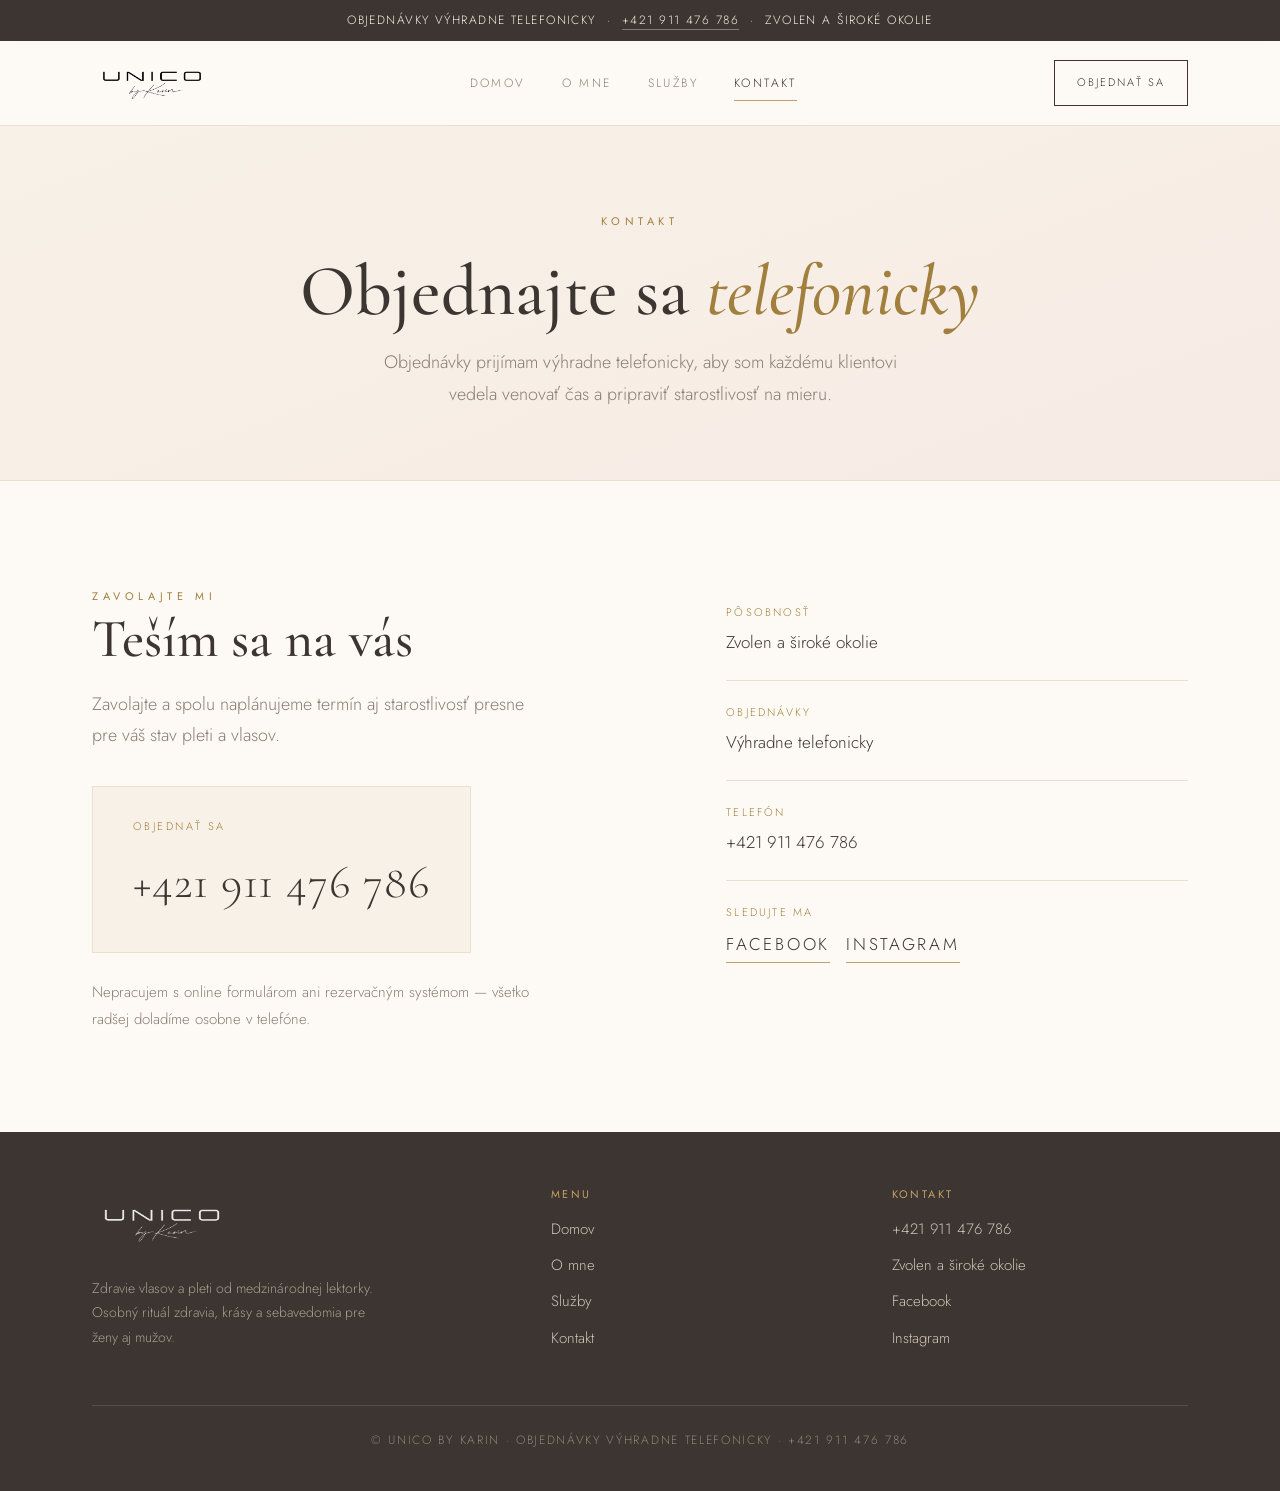
<file: navrh-1/kontakt.html>
<!DOCTYPE html>
<html lang="sk">
<head>
<meta charset="UTF-8">
<meta name="viewport" content="width=device-width, initial-scale=1.0">
<title>Kontakt — UNICO by Karin</title>
<meta name="description" content="Objednajte sa telefonicky na +421 911 476 786. Salón UNICO by Karin — Zvolen a široké okolie.">
<link rel="preconnect" href="https://fonts.googleapis.com">
<link rel="preconnect" href="https://fonts.gstatic.com" crossorigin>
<link href="https://fonts.googleapis.com/css2?family=Cormorant+Garamond:ital,wght@0,400;0,500;0,600;1,400;1,500&family=Jost:wght@300;400;500&display=swap" rel="stylesheet">
<link rel="stylesheet" href="css/style.css">
<style>
  .contact-grid{display:grid;grid-template-columns:1.1fr .9fr;gap:70px;align-items:start}
  .contact h2{font-size:clamp(38px,5vw,54px);margin-bottom:20px}
  .contact .lead{color:var(--soft);font-size:18px;margin-bottom:34px;max-width:440px}
  .phone-box{display:inline-flex;flex-direction:column;gap:6px;border:1px solid var(--line);background:var(--cream);padding:30px 40px}
  .phone-box small{font-size:11px;letter-spacing:.22em;text-transform:uppercase;color:var(--gold-deep)}
  .phone-box a{font-family:'Cormorant Garamond',serif;font-size:clamp(38px,5vw,46px);letter-spacing:.02em;color:var(--ink)}
  .note{margin-top:26px;color:var(--soft);font-size:15px;max-width:440px}

  .info .row{padding:22px 0;border-top:1px solid var(--line)}
  .info .row:first-child{border-top:none}
  .info .row small{font-size:11px;letter-spacing:.2em;text-transform:uppercase;color:var(--gold-deep);display:block;margin-bottom:6px}
  .info .row p,.info .row a{color:var(--ink);margin:0;font-size:17px}
  .socials{display:flex;gap:16px;margin-top:8px}
  .socials a{font-size:12px;letter-spacing:.16em;text-transform:uppercase;border-bottom:1px solid var(--gold);padding-bottom:2px;color:var(--gold-deep)}

  @media(max-width:860px){.contact-grid{grid-template-columns:1fr;gap:44px}}
</style>
</head>
<body>

<div class="topbar">
  Objednávky výhradne telefonicky &nbsp;·&nbsp; <a href="tel:+421911476786">+421 911 476 786</a> &nbsp;·&nbsp; Zvolen a široké okolie
</div>

<nav>
  <div class="wrap nav-in">
    <a href="index.html" class="brand" aria-label="UNICO by Karin"><img src="img/unico-logo.png" alt="UNICO by Karin"></a>
    <div class="nav-links">
      <a href="index.html">Domov</a>
      <a href="o-mne.html">O mne</a>
      <a href="sluzby.html">Služby</a>
      <a href="kontakt.html" class="active">Kontakt</a>
    </div>
    <a href="tel:+421911476786" class="nav-cta">Objednať sa</a>
    <button class="burger" aria-label="Menu"><span></span><span></span><span></span></button>
  </div>
</nav>

<header class="page-hero">
  <div class="wrap">
    <span class="eyebrow">Kontakt</span>
    <h1>Objednajte sa <em>telefonicky</em></h1>
    <p>Objednávky prijímam výhradne telefonicky, aby som každému klientovi vedela venovať čas a pripraviť starostlivosť na mieru.</p>
  </div>
</header>

<section class="contact">
  <div class="wrap contact-grid">
    <div>
      <span class="eyebrow">Zavolajte mi</span>
      <h2>Teším sa na vás</h2>
      <p class="lead">Zavolajte a spolu naplánujeme termín aj starostlivosť presne pre váš stav pleti a vlasov.</p>
      <div class="phone-box">
        <small>Objednať sa</small>
        <a href="tel:+421911476786">+421 911 476 786</a>
      </div>
      <p class="note">Nepracujem s online formulárom ani rezervačným systémom — všetko radšej doladíme osobne v telefóne.</p>
    </div>
    <div class="info">
      <div class="row">
        <small>Pôsobnosť</small>
        <p>Zvolen a široké okolie</p>
      </div>
      <div class="row">
        <small>Objednávky</small>
        <p>Výhradne telefonicky</p>
      </div>
      <div class="row">
        <small>Telefón</small>
        <a href="tel:+421911476786">+421 911 476 786</a>
      </div>
      <div class="row">
        <small>Sledujte ma</small>
        <div class="socials">
          <a href="https://www.facebook.com/p/Karin-Broczko-61581252053894/" target="_blank" rel="noopener">Facebook</a>
          <a href="https://www.instagram.com/karin_barbados" target="_blank" rel="noopener">Instagram</a>
        </div>
      </div>
    </div>
  </div>
</section>

<footer>
  <div class="wrap">
    <div class="foot-grid">
      <div class="foot-brand">
        <img src="img/unico-logo.png" alt="UNICO by Karin">
        <p>Zdravie vlasov a pleti od medzinárodnej lektorky. Osobný rituál zdravia, krásy a sebavedomia pre ženy aj mužov.</p>
      </div>
      <div class="foot-col">
        <h4>Menu</h4>
        <a href="index.html">Domov</a>
        <a href="o-mne.html">O mne</a>
        <a href="sluzby.html">Služby</a>
        <a href="kontakt.html">Kontakt</a>
      </div>
      <div class="foot-col">
        <h4>Kontakt</h4>
        <a href="tel:+421911476786">+421 911 476 786</a>
        <p>Zvolen a široké okolie</p>
        <a href="https://www.facebook.com/p/Karin-Broczko-61581252053894/" target="_blank" rel="noopener">Facebook</a>
        <a href="https://www.instagram.com/karin_barbados" target="_blank" rel="noopener">Instagram</a>
      </div>
    </div>
    <div class="foot-bottom">© UNICO by Karin · Objednávky výhradne telefonicky · +421 911 476 786</div>
  </div>
</footer>

<script src="js/main.js"></script>
</body>
</html>
</file>
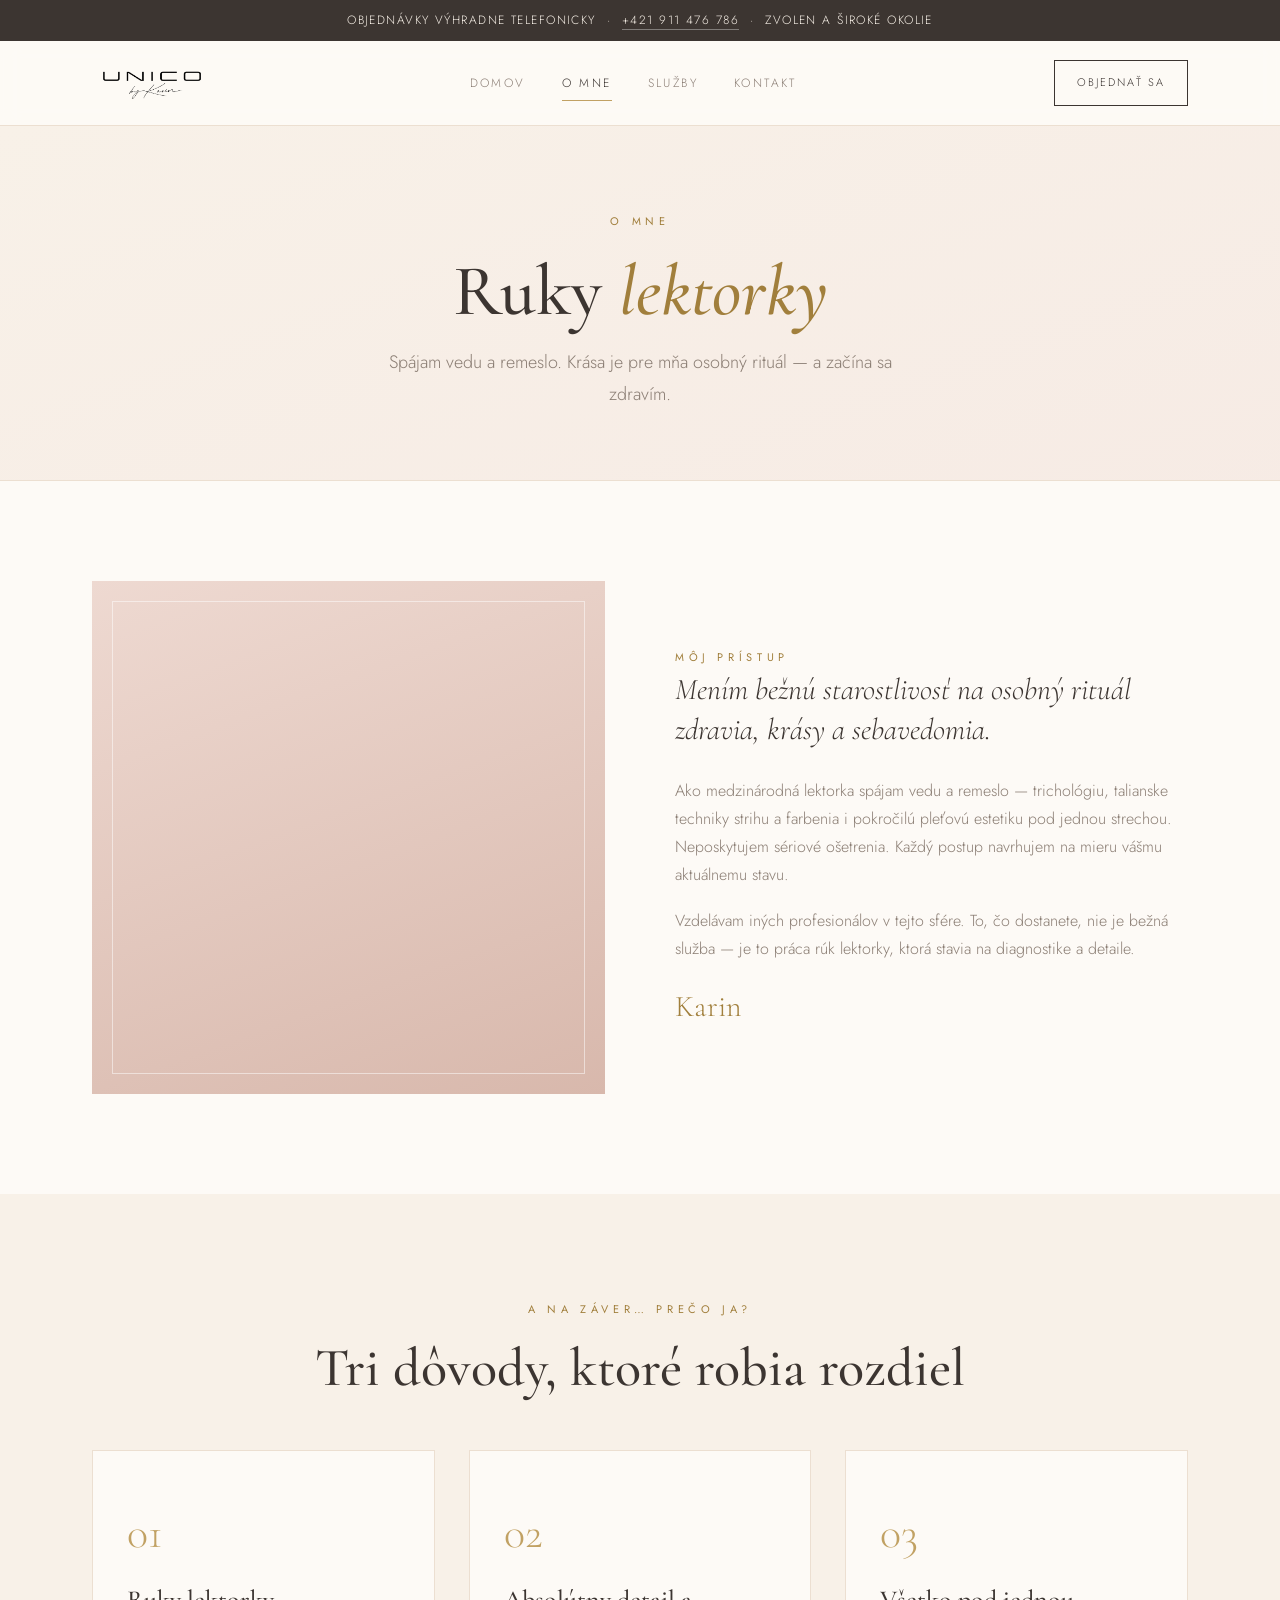
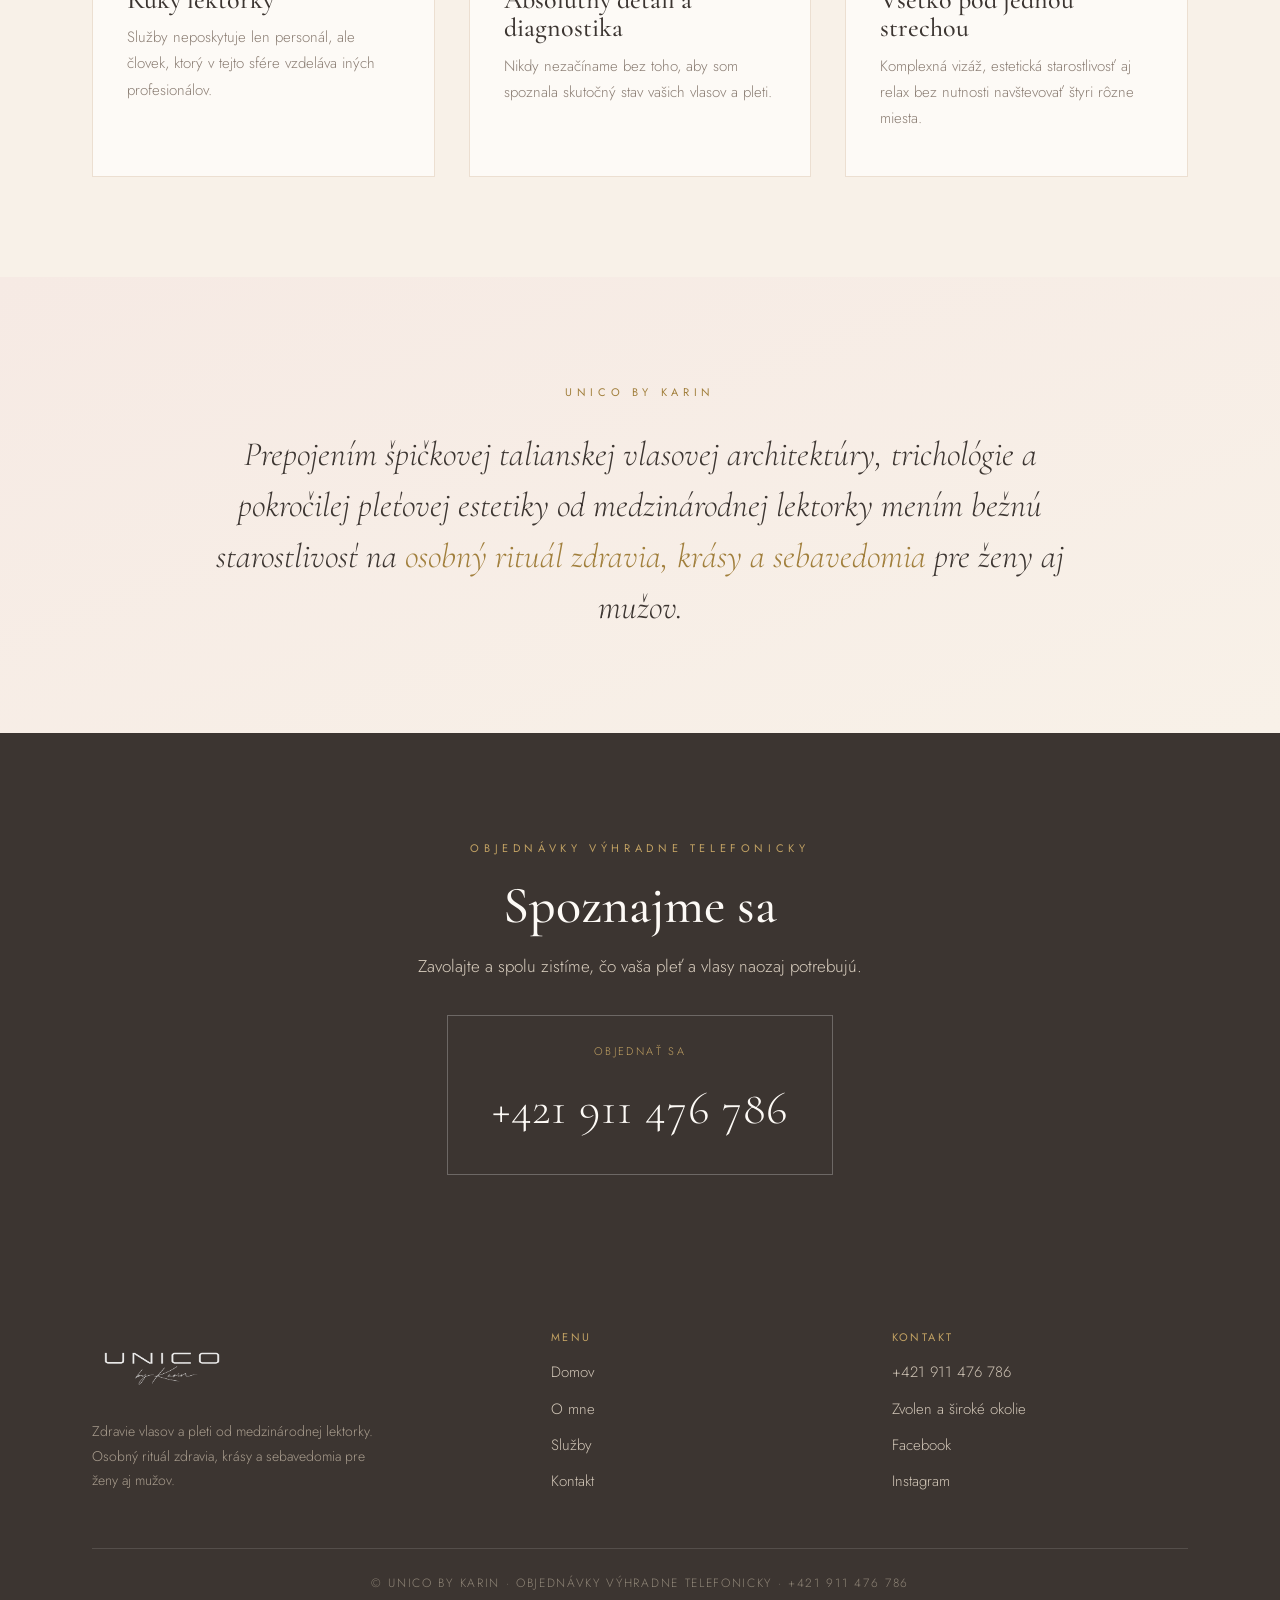
<file: navrh-1/o-mne.html>
<!DOCTYPE html>
<html lang="sk">
<head>
<meta charset="UTF-8">
<meta name="viewport" content="width=device-width, initial-scale=1.0">
<title>O mne — UNICO by Karin</title>
<meta name="description" content="Karin — medzinárodná lektorka krásy. Príbeh, prístup a dôvody, prečo zveriť svoje vlasy a pleť do rúk lektorky.">
<link rel="preconnect" href="https://fonts.googleapis.com">
<link rel="preconnect" href="https://fonts.gstatic.com" crossorigin>
<link href="https://fonts.googleapis.com/css2?family=Cormorant+Garamond:ital,wght@0,400;0,500;0,600;1,400;1,500&family=Jost:wght@300;400;500&display=swap" rel="stylesheet">
<link rel="stylesheet" href="css/style.css">
<style>
  .about-grid{display:grid;grid-template-columns:1fr 1fr;gap:70px;align-items:center}
  .about-img{aspect-ratio:1/1;background:linear-gradient(160deg,#eed9d1,#d8b8ac);position:relative}
  .about-img .ornament{position:absolute;inset:20px;border:1px solid rgba(255,255,255,.5)}
  .about blockquote{font-family:'Cormorant Garamond',serif;font-style:italic;font-size:30px;line-height:1.35;color:var(--ink);margin:0 0 26px}
  .about p{color:var(--soft);margin-bottom:18px}
  .signature{font-family:'Cormorant Garamond',serif;font-size:30px;color:var(--gold-deep);margin-top:12px}

  .why{background:var(--cream)}
  .why-grid{display:grid;grid-template-columns:repeat(3,1fr);gap:34px;margin-top:20px}
  .why-card{background:var(--paper);padding:44px 34px;border:1px solid var(--line)}
  .why-card .num{font-family:'Cormorant Garamond',serif;font-size:44px;color:var(--gold)}
  .why-card h4{font-size:26px;margin:14px 0 10px}
  .why-card p{color:var(--soft);font-size:15px}

  .manifesto{text-align:center;background:linear-gradient(160deg,var(--blush),var(--cream))}
  .manifesto p{font-family:'Cormorant Garamond',serif;font-style:italic;font-size:clamp(26px,3.6vw,34px);line-height:1.5;max-width:900px;margin:24px auto 0;color:var(--ink)}
  .manifesto p em{color:var(--gold-deep)}

  @media(max-width:860px){.about-grid{grid-template-columns:1fr;gap:44px}.why-grid{grid-template-columns:1fr}}
</style>
</head>
<body>

<div class="topbar">
  Objednávky výhradne telefonicky &nbsp;·&nbsp; <a href="tel:+421911476786">+421 911 476 786</a> &nbsp;·&nbsp; Zvolen a široké okolie
</div>

<nav>
  <div class="wrap nav-in">
    <a href="index.html" class="brand" aria-label="UNICO by Karin"><img src="img/unico-logo.png" alt="UNICO by Karin"></a>
    <div class="nav-links">
      <a href="index.html">Domov</a>
      <a href="o-mne.html" class="active">O mne</a>
      <a href="sluzby.html">Služby</a>
      <a href="kontakt.html">Kontakt</a>
    </div>
    <a href="tel:+421911476786" class="nav-cta">Objednať sa</a>
    <button class="burger" aria-label="Menu"><span></span><span></span><span></span></button>
  </div>
</nav>

<header class="page-hero">
  <div class="wrap">
    <span class="eyebrow">O mne</span>
    <h1>Ruky <em>lektorky</em></h1>
    <p>Spájam vedu a remeslo. Krása je pre mňa osobný rituál — a začína sa zdravím.</p>
  </div>
</header>

<section class="about">
  <div class="wrap about-grid">
    <div class="about-img"><div class="ornament"></div></div>
    <div>
      <span class="eyebrow">Môj prístup</span>
      <blockquote>Mením bežnú starostlivosť na osobný rituál zdravia, krásy a sebavedomia.</blockquote>
      <p>Ako medzinárodná lektorka spájam vedu a remeslo — trichológiu, talianske techniky strihu a farbenia i pokročilú pleťovú estetiku pod jednou strechou. Neposkytujem sériové ošetrenia. Každý postup navrhujem na mieru vášmu aktuálnemu stavu.</p>
      <p>Vzdelávam iných profesionálov v tejto sfére. To, čo dostanete, nie je bežná služba — je to práca rúk lektorky, ktorá stavia na diagnostike a detaile.</p>
      <div class="signature">Karin</div>
    </div>
  </div>
</section>

<section class="why">
  <div class="wrap">
    <div class="sec-head center">
      <span class="eyebrow">A na záver… prečo ja?</span>
      <h2>Tri dôvody, ktoré robia rozdiel</h2>
    </div>
    <div class="why-grid">
      <div class="why-card">
        <div class="num">01</div>
        <h4>Ruky lektorky</h4>
        <p>Služby neposkytuje len personál, ale človek, ktorý v tejto sfére vzdeláva iných profesionálov.</p>
      </div>
      <div class="why-card">
        <div class="num">02</div>
        <h4>Absolútny detail a diagnostika</h4>
        <p>Nikdy nezačíname bez toho, aby som spoznala skutočný stav vašich vlasov a pleti.</p>
      </div>
      <div class="why-card">
        <div class="num">03</div>
        <h4>Všetko pod jednou strechou</h4>
        <p>Komplexná vizáž, estetická starostlivosť aj relax bez nutnosti navštevovať štyri rôzne miesta.</p>
      </div>
    </div>
  </div>
</section>

<section class="manifesto">
  <div class="wrap">
    <span class="eyebrow">UNICO by Karin</span>
    <p>Prepojením špičkovej talianskej vlasovej architektúry, trichológie a pokročilej pleťovej estetiky od medzinárodnej lektorky mením bežnú starostlivosť na <em>osobný rituál zdravia, krásy a sebavedomia</em> pre ženy aj mužov.</p>
  </div>
</section>

<section class="cta-band">
  <div class="wrap">
    <span class="eyebrow">Objednávky výhradne telefonicky</span>
    <h2>Spoznajme sa</h2>
    <p>Zavolajte a spolu zistíme, čo vaša pleť a vlasy naozaj potrebujú.</p>
    <div class="phone-inline">
      <small>Objednať sa</small>
      <a href="tel:+421911476786">+421 911 476 786</a>
    </div>
  </div>
</section>

<footer>
  <div class="wrap">
    <div class="foot-grid">
      <div class="foot-brand">
        <img src="img/unico-logo.png" alt="UNICO by Karin">
        <p>Zdravie vlasov a pleti od medzinárodnej lektorky. Osobný rituál zdravia, krásy a sebavedomia pre ženy aj mužov.</p>
      </div>
      <div class="foot-col">
        <h4>Menu</h4>
        <a href="index.html">Domov</a>
        <a href="o-mne.html">O mne</a>
        <a href="sluzby.html">Služby</a>
        <a href="kontakt.html">Kontakt</a>
      </div>
      <div class="foot-col">
        <h4>Kontakt</h4>
        <a href="tel:+421911476786">+421 911 476 786</a>
        <p>Zvolen a široké okolie</p>
        <a href="https://www.facebook.com/p/Karin-Broczko-61581252053894/" target="_blank" rel="noopener">Facebook</a>
        <a href="https://www.instagram.com/karin_barbados" target="_blank" rel="noopener">Instagram</a>
      </div>
    </div>
    <div class="foot-bottom">© UNICO by Karin · Objednávky výhradne telefonicky · +421 911 476 786</div>
  </div>
</footer>

<script src="js/main.js"></script>
</body>
</html>
</file>
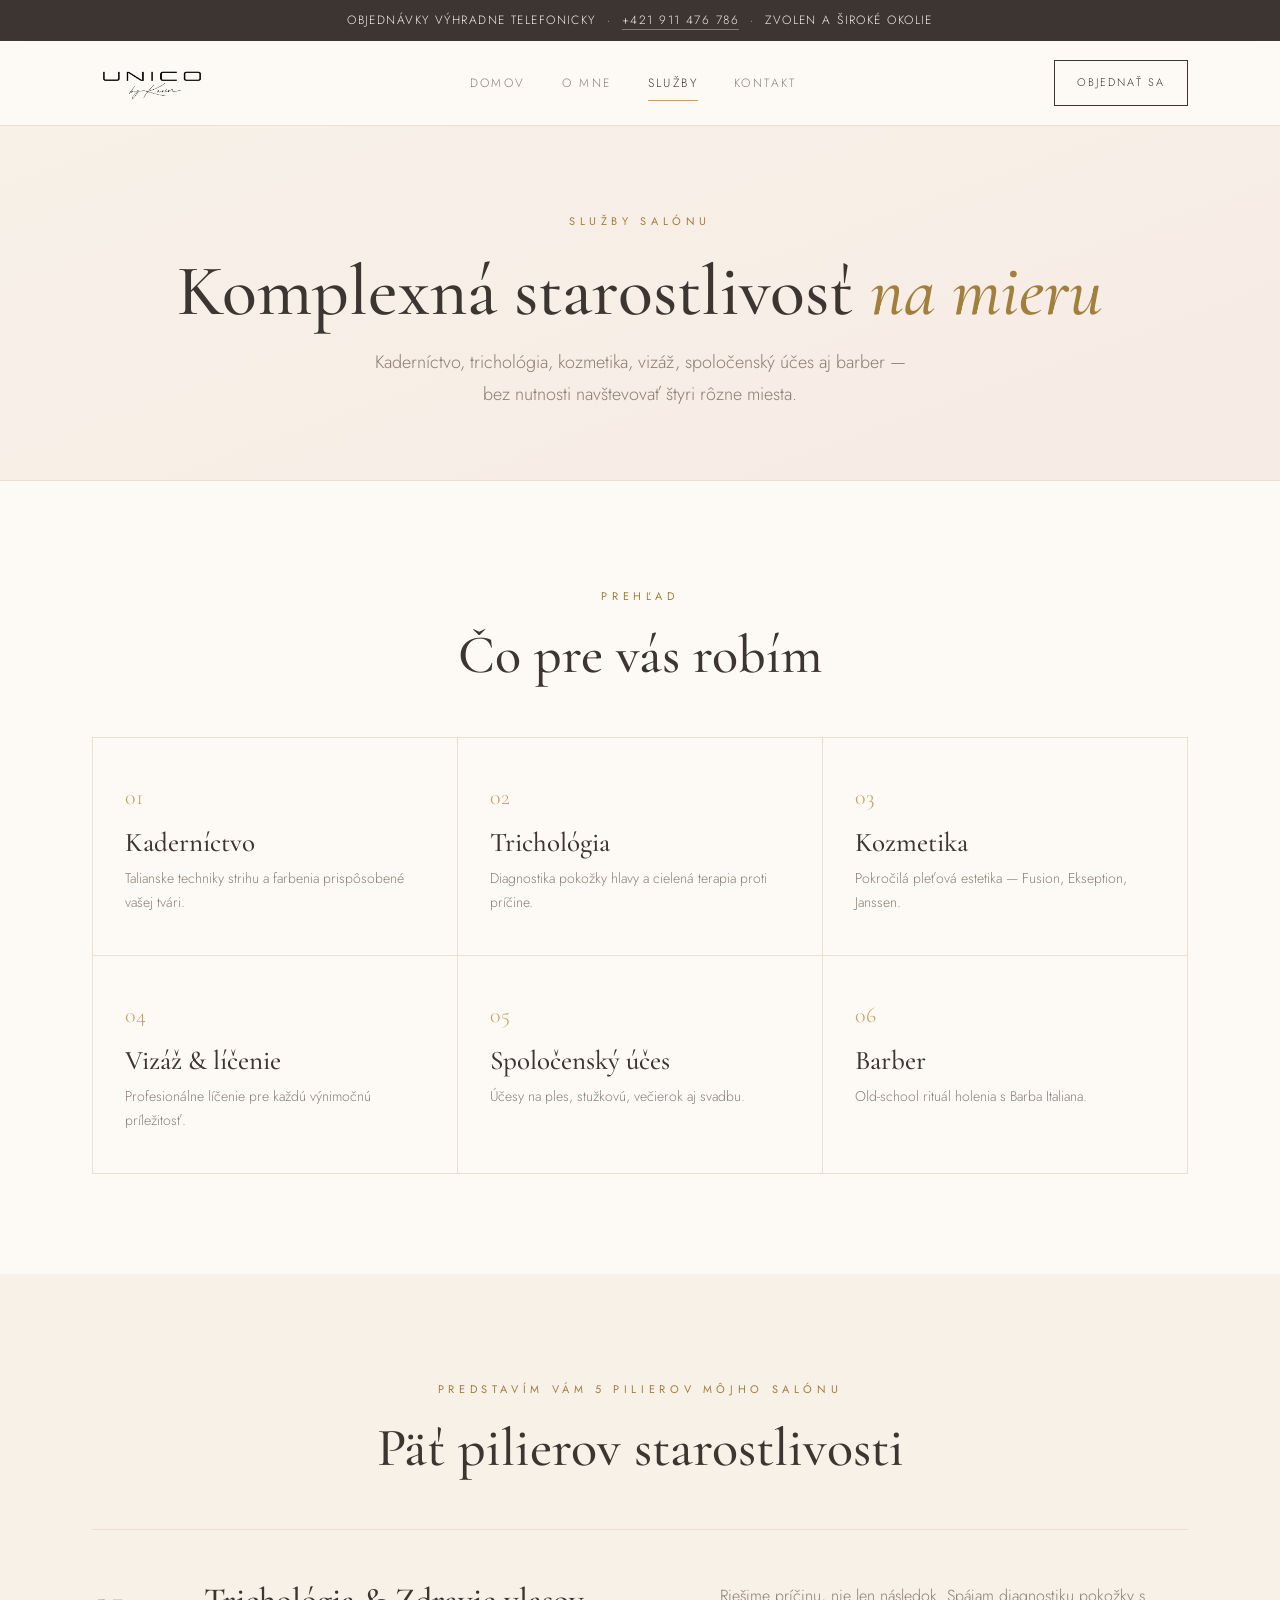
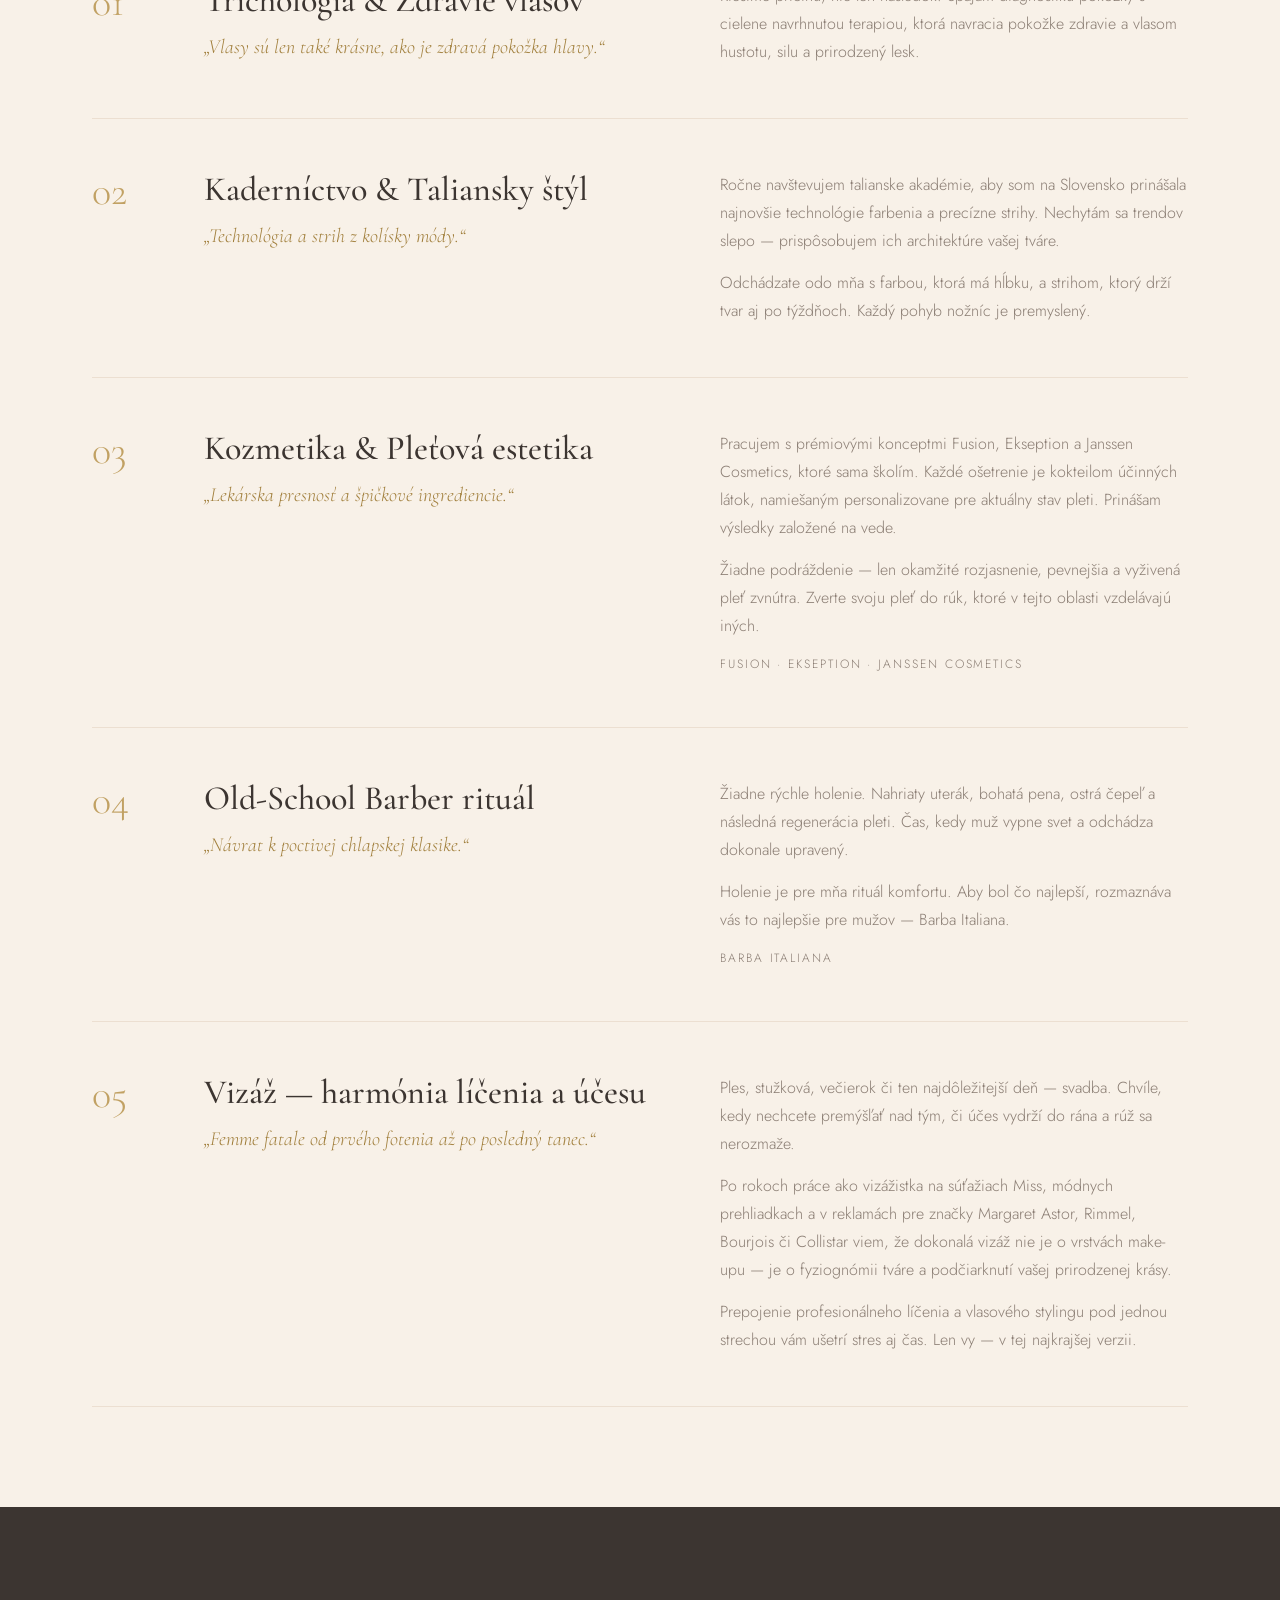
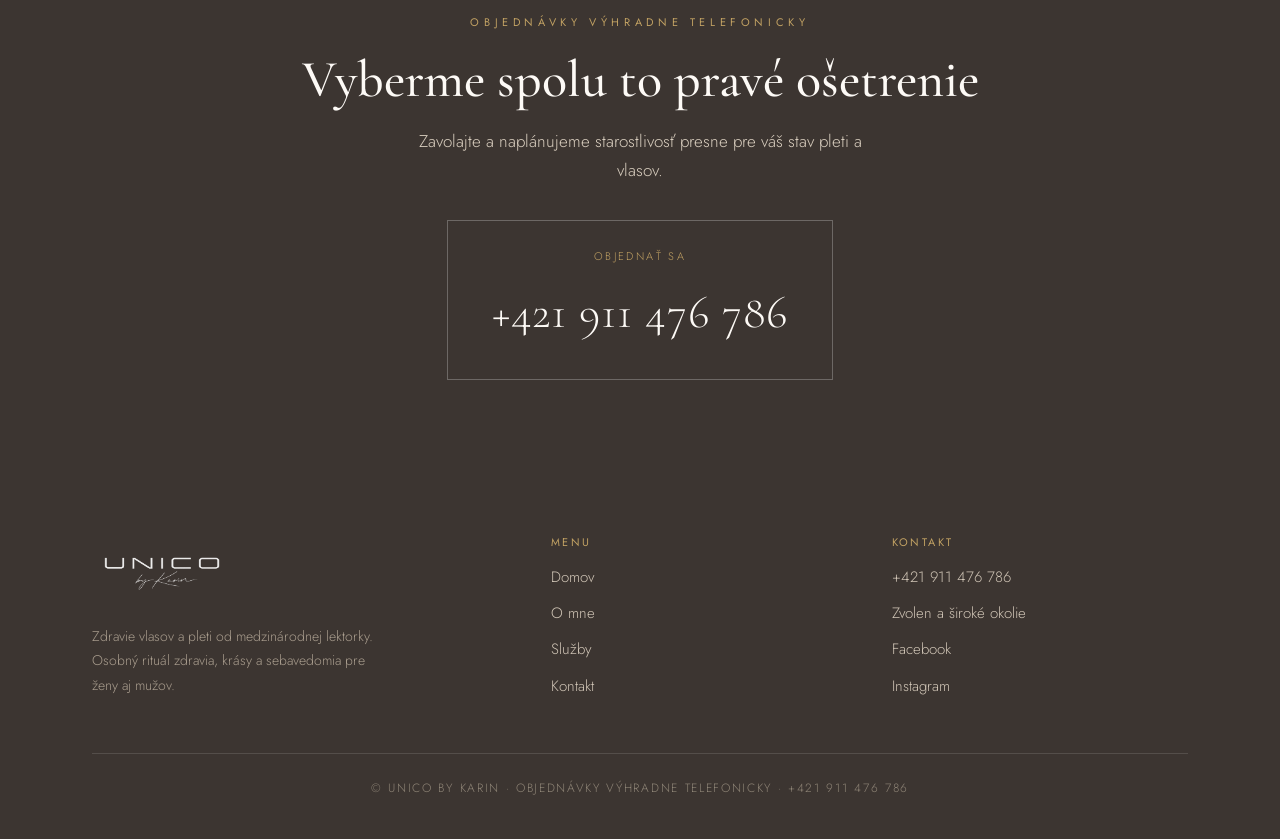
<file: navrh-1/sluzby.html>
<!DOCTYPE html>
<html lang="sk">
<head>
<meta charset="UTF-8">
<meta name="viewport" content="width=device-width, initial-scale=1.0">
<title>Služby — UNICO by Karin</title>
<meta name="description" content="Trichológia, kaderníctvo (taliansky štýl), kozmetika a pleťová estetika, old-school barber a vizáž. Päť pilierov starostlivosti UNICO by Karin.">
<link rel="preconnect" href="https://fonts.googleapis.com">
<link rel="preconnect" href="https://fonts.gstatic.com" crossorigin>
<link href="https://fonts.googleapis.com/css2?family=Cormorant+Garamond:ital,wght@0,400;0,500;0,600;1,400;1,500&family=Jost:wght@300;400;500&display=swap" rel="stylesheet">
<link rel="stylesheet" href="css/style.css">
<style>
  /* prehľad služieb */
  .svc-grid{display:grid;grid-template-columns:repeat(3,1fr);gap:1px;background:var(--line);border:1px solid var(--line)}
  .svc-cell{background:var(--paper);padding:40px 32px;transition:.4s}
  .svc-cell:hover{background:var(--cream)}
  .svc-cell .n{font-family:'Cormorant Garamond',serif;font-size:22px;color:var(--gold)}
  .svc-cell h4{font-size:27px;margin:12px 0 8px}
  .svc-cell p{font-size:14px;color:var(--soft)}

  /* piliere */
  .pillars{background:var(--cream)}
  .pillar{display:grid;grid-template-columns:64px 1fr 1fr;gap:48px;align-items:start;
    padding:52px 0;border-top:1px solid var(--line)}
  .pillar:last-child{border-bottom:1px solid var(--line)}
  .pillar .num{font-family:'Cormorant Garamond',serif;font-size:40px;color:var(--gold);line-height:1}
  .pillar h3{font-size:34px;margin-bottom:10px}
  .pillar .quote{font-family:'Cormorant Garamond',serif;font-style:italic;font-size:20px;color:var(--gold-deep)}
  .pillar .body p{color:var(--soft);margin-bottom:14px}
  .pillar .body p:last-child{margin-bottom:0}
  .brands-line{font-size:12px;letter-spacing:.16em;text-transform:uppercase;color:var(--gold-deep);margin-top:6px}

  @media(max-width:860px){
    .svc-grid{grid-template-columns:1fr}
    .pillar{grid-template-columns:1fr;gap:16px;padding:40px 0}
  }
</style>
</head>
<body>

<div class="topbar">
  Objednávky výhradne telefonicky &nbsp;·&nbsp; <a href="tel:+421911476786">+421 911 476 786</a> &nbsp;·&nbsp; Zvolen a široké okolie
</div>

<nav>
  <div class="wrap nav-in">
    <a href="index.html" class="brand" aria-label="UNICO by Karin"><img src="img/unico-logo.png" alt="UNICO by Karin"></a>
    <div class="nav-links">
      <a href="index.html">Domov</a>
      <a href="o-mne.html">O mne</a>
      <a href="sluzby.html" class="active">Služby</a>
      <a href="kontakt.html">Kontakt</a>
    </div>
    <a href="tel:+421911476786" class="nav-cta">Objednať sa</a>
    <button class="burger" aria-label="Menu"><span></span><span></span><span></span></button>
  </div>
</nav>

<header class="page-hero">
  <div class="wrap">
    <span class="eyebrow">Služby salónu</span>
    <h1>Komplexná starostlivosť <em>na mieru</em></h1>
    <p>Kaderníctvo, trichológia, kozmetika, vizáž, spoločenský účes aj barber — bez nutnosti navštevovať štyri rôzne miesta.</p>
  </div>
</header>

<section>
  <div class="wrap">
    <div class="sec-head center">
      <span class="eyebrow">Prehľad</span>
      <h2>Čo pre vás robím</h2>
    </div>
    <div class="svc-grid">
      <div class="svc-cell"><div class="n">01</div><h4>Kaderníctvo</h4><p>Talianske techniky strihu a farbenia prispôsobené vašej tvári.</p></div>
      <div class="svc-cell"><div class="n">02</div><h4>Trichológia</h4><p>Diagnostika pokožky hlavy a cielená terapia proti príčine.</p></div>
      <div class="svc-cell"><div class="n">03</div><h4>Kozmetika</h4><p>Pokročilá pleťová estetika — Fusion, Ekseption, Janssen.</p></div>
      <div class="svc-cell"><div class="n">04</div><h4>Vizáž &amp; líčenie</h4><p>Profesionálne líčenie pre každú výnimočnú príležitosť.</p></div>
      <div class="svc-cell"><div class="n">05</div><h4>Spoločenský účes</h4><p>Účesy na ples, stužkovú, večierok aj svadbu.</p></div>
      <div class="svc-cell"><div class="n">06</div><h4>Barber</h4><p>Old-school rituál holenia s Barba Italiana.</p></div>
    </div>
  </div>
</section>

<section class="pillars">
  <div class="wrap">
    <div class="sec-head center">
      <span class="eyebrow">Predstavím vám 5 pilierov môjho salónu</span>
      <h2>Päť pilierov starostlivosti</h2>
    </div>

    <div class="pillar">
      <div class="num">01</div>
      <div>
        <h3>Trichológia &amp; Zdravie vlasov</h3>
        <p class="quote">„Vlasy sú len také krásne, ako je zdravá pokožka hlavy.“</p>
      </div>
      <div class="body">
        <p>Riešime príčinu, nie len následok. Spájam diagnostiku pokožky s cielene navrhnutou terapiou, ktorá navracia pokožke zdravie a vlasom hustotu, silu a prirodzený lesk.</p>
      </div>
    </div>

    <div class="pillar">
      <div class="num">02</div>
      <div>
        <h3>Kaderníctvo &amp; Taliansky štýl</h3>
        <p class="quote">„Technológia a strih z kolísky módy.“</p>
      </div>
      <div class="body">
        <p>Ročne navštevujem talianske akadémie, aby som na Slovensko prinášala najnovšie technológie farbenia a precízne strihy. Nechytám sa trendov slepo — prispôsobujem ich architektúre vašej tváre.</p>
        <p>Odchádzate odo mňa s farbou, ktorá má hĺbku, a strihom, ktorý drží tvar aj po týždňoch. Každý pohyb nožníc je premyslený.</p>
      </div>
    </div>

    <div class="pillar">
      <div class="num">03</div>
      <div>
        <h3>Kozmetika &amp; Pleťová estetika</h3>
        <p class="quote">„Lekárska presnosť a špičkové ingrediencie.“</p>
      </div>
      <div class="body">
        <p>Pracujem s prémiovými konceptmi Fusion, Ekseption a Janssen Cosmetics, ktoré sama školím. Každé ošetrenie je kokteilom účinných látok, namiešaným personalizovane pre aktuálny stav pleti. Prinášam výsledky založené na vede.</p>
        <p>Žiadne podráždenie — len okamžité rozjasnenie, pevnejšia a vyživená pleť zvnútra. Zverte svoju pleť do rúk, ktoré v tejto oblasti vzdelávajú iných.</p>
        <p class="brands-line">Fusion · Ekseption · Janssen Cosmetics</p>
      </div>
    </div>

    <div class="pillar">
      <div class="num">04</div>
      <div>
        <h3>Old-School Barber rituál</h3>
        <p class="quote">„Návrat k poctivej chlapskej klasike.“</p>
      </div>
      <div class="body">
        <p>Žiadne rýchle holenie. Nahriaty uterák, bohatá pena, ostrá čepeľ a následná regenerácia pleti. Čas, kedy muž vypne svet a odchádza dokonale upravený.</p>
        <p>Holenie je pre mňa rituál komfortu. Aby bol čo najlepší, rozmaznáva vás to najlepšie pre mužov — Barba Italiana.</p>
        <p class="brands-line">Barba Italiana</p>
      </div>
    </div>

    <div class="pillar">
      <div class="num">05</div>
      <div>
        <h3>Vizáž — harmónia líčenia a účesu</h3>
        <p class="quote">„Femme fatale od prvého fotenia až po posledný tanec.“</p>
      </div>
      <div class="body">
        <p>Ples, stužková, večierok či ten najdôležitejší deň — svadba. Chvíle, kedy nechcete premýšľať nad tým, či účes vydrží do rána a rúž sa nerozmaže.</p>
        <p>Po rokoch práce ako vizážistka na súťažiach Miss, módnych prehliadkach a v reklamách pre značky Margaret Astor, Rimmel, Bourjois či Collistar viem, že dokonalá vizáž nie je o vrstvách make-upu — je o fyziognómii tváre a podčiarknutí vašej prirodzenej krásy.</p>
        <p>Prepojenie profesionálneho líčenia a vlasového stylingu pod jednou strechou vám ušetrí stres aj čas. Len vy — v tej najkrajšej verzii.</p>
      </div>
    </div>
  </div>
</section>

<section class="cta-band">
  <div class="wrap">
    <span class="eyebrow">Objednávky výhradne telefonicky</span>
    <h2>Vyberme spolu to pravé ošetrenie</h2>
    <p>Zavolajte a naplánujeme starostlivosť presne pre váš stav pleti a vlasov.</p>
    <div class="phone-inline">
      <small>Objednať sa</small>
      <a href="tel:+421911476786">+421 911 476 786</a>
    </div>
  </div>
</section>

<footer>
  <div class="wrap">
    <div class="foot-grid">
      <div class="foot-brand">
        <img src="img/unico-logo.png" alt="UNICO by Karin">
        <p>Zdravie vlasov a pleti od medzinárodnej lektorky. Osobný rituál zdravia, krásy a sebavedomia pre ženy aj mužov.</p>
      </div>
      <div class="foot-col">
        <h4>Menu</h4>
        <a href="index.html">Domov</a>
        <a href="o-mne.html">O mne</a>
        <a href="sluzby.html">Služby</a>
        <a href="kontakt.html">Kontakt</a>
      </div>
      <div class="foot-col">
        <h4>Kontakt</h4>
        <a href="tel:+421911476786">+421 911 476 786</a>
        <p>Zvolen a široké okolie</p>
        <a href="https://www.facebook.com/p/Karin-Broczko-61581252053894/" target="_blank" rel="noopener">Facebook</a>
        <a href="https://www.instagram.com/karin_barbados" target="_blank" rel="noopener">Instagram</a>
      </div>
    </div>
    <div class="foot-bottom">© UNICO by Karin · Objednávky výhradne telefonicky · +421 911 476 786</div>
  </div>
</footer>

<script src="js/main.js"></script>
</body>
</html>
</file>
<file: navrh-1/css/style.css>
/* ==========================================================================
   UNICO by Karin — spoločné štýly (Editorial · bielo-krémovo-ružová + zlatá)
   ========================================================================== */
:root{
  --paper:#fdfaf6;      /* takmer biela, teplá */
  --cream:#f8f1e8;      /* krémová */
  --blush:#f6eae4;      /* jemná pudrová */
  --blush-deep:#eed9d1; /* sýtejšia pudrová */
  --ink:#3c3531;        /* jemná espresso */
  --soft:#8b7e74;       /* tlmená taupe */
  --gold:#c1a163;       /* elegantná zlatá */
  --gold-deep:#a17f3c;  /* tmavšia zlatá pre text */
  --rose:#c9a49b;       /* ružový akcent */
  --rose-deep:#b98479;
  --line:#ecdfd1;       /* vlasová linka */
  --shadow:0 18px 50px rgba(160,120,70,.10);
}
*{margin:0;padding:0;box-sizing:border-box}
html{scroll-behavior:smooth}
body{
  font-family:'Jost',sans-serif;background:var(--paper);color:var(--ink);
  font-weight:300;line-height:1.75;-webkit-font-smoothing:antialiased;overflow-x:hidden;
}
h1,h2,h3,h4{font-family:'Cormorant Garamond',serif;font-weight:500;line-height:1.1}
.serif-i{font-family:'Cormorant Garamond',serif;font-style:italic;font-weight:400}
a{color:inherit;text-decoration:none}
img{max-width:100%;display:block}
.wrap{max-width:1160px;margin:0 auto;padding:0 32px}
.eyebrow{font-size:11px;letter-spacing:.42em;text-transform:uppercase;color:var(--gold-deep);font-weight:400}

/* ---------- top bar ---------- */
.topbar{
  background:var(--ink);color:var(--cream);
  font-size:12px;letter-spacing:.12em;text-transform:uppercase;
  text-align:center;padding:10px 20px;
}
.topbar a{color:var(--cream);border-bottom:1px solid rgba(255,255,255,.35)}

/* ---------- nav ---------- */
nav{
  position:sticky;top:0;z-index:60;
  background:rgba(253,250,246,.9);backdrop-filter:blur(10px);
  border-bottom:1px solid var(--line);
}
.nav-in{display:flex;align-items:center;justify-content:space-between;height:84px;gap:24px}
.brand{display:inline-flex;align-items:center}
.brand img{height:60px;width:auto;display:block}
.nav-links{display:flex;gap:36px;font-size:12px;letter-spacing:.2em;text-transform:uppercase}
.nav-links a{color:var(--soft);transition:color .3s;position:relative;padding:4px 0}
.nav-links a:hover{color:var(--gold-deep)}
.nav-links a.active{color:var(--ink)}
.nav-links a.active::after{
  content:"";position:absolute;left:0;right:0;bottom:-3px;height:1px;background:var(--gold);
}
.nav-cta{
  border:1px solid var(--ink);padding:12px 22px;font-size:11px;
  letter-spacing:.18em;text-transform:uppercase;transition:.3s;white-space:nowrap;
}
.nav-cta:hover{background:var(--ink);color:var(--paper)}
.burger{display:none;flex-direction:column;gap:5px;background:none;border:none;cursor:pointer;padding:8px}
.burger span{width:26px;height:1.5px;background:var(--ink);transition:.3s}

/* ---------- buttons ---------- */
.btn{
  display:inline-block;background:var(--gold-deep);color:var(--paper);
  padding:16px 34px;font-size:12px;letter-spacing:.2em;text-transform:uppercase;transition:.35s;
}
.btn:hover{background:var(--ink)}
.btn-ghost{
  display:inline-block;padding:16px 4px;font-size:12px;letter-spacing:.2em;text-transform:uppercase;
  color:var(--ink);border-bottom:1px solid var(--gold);
}

/* ---------- section shell ---------- */
section{padding:100px 0}
.sec-head{max-width:680px;margin-bottom:52px}
.sec-head.center{margin-left:auto;margin-right:auto;text-align:center}
.sec-head h2{font-size:clamp(38px,5vw,54px);margin:16px 0 18px}
.sec-head p{color:var(--soft);font-size:17px}

/* ---------- page hero (vnútorné stránky) ---------- */
.page-hero{
  background:linear-gradient(160deg,var(--cream),var(--blush) 120%);
  padding:80px 0 70px;text-align:center;border-bottom:1px solid var(--line);
}
.page-hero h1{font-size:clamp(44px,7vw,72px);margin:18px 0 16px}
.page-hero h1 em{font-style:italic;color:var(--gold-deep)}
.page-hero p{color:var(--soft);font-size:18px;max-width:560px;margin:0 auto}

/* ---------- CTA band ---------- */
.cta-band{background:var(--ink);color:var(--paper)}
.cta-band .wrap{text-align:center}
.cta-band .eyebrow{color:var(--gold)}
.cta-band h2{font-size:clamp(34px,5vw,52px);color:var(--paper);margin:16px 0 18px}
.cta-band p{color:#d9cebf;font-size:17px;max-width:480px;margin:0 auto 34px}
.phone-inline{
  display:inline-flex;flex-direction:column;gap:6px;
  border:1px solid rgba(255,255,255,.25);padding:26px 44px;
}
.phone-inline small{font-size:11px;letter-spacing:.22em;text-transform:uppercase;color:var(--gold)}
.phone-inline a{font-family:'Cormorant Garamond',serif;font-size:clamp(34px,5vw,46px);letter-spacing:.02em;color:var(--paper)}

/* ---------- footer ---------- */
footer{background:var(--ink);color:#a99d8e;padding:56px 0 40px}
.foot-grid{display:grid;grid-template-columns:1.4fr 1fr 1fr;gap:44px;align-items:start}
.foot-brand img{height:70px;width:auto;filter:brightness(0) invert(1);opacity:.92;margin-bottom:18px}
.foot-brand p{font-size:14px;color:#a99d8e;max-width:300px}
.foot-col h4{font-family:'Jost',sans-serif;font-size:11px;letter-spacing:.22em;text-transform:uppercase;color:var(--gold);font-weight:400;margin-bottom:16px}
.foot-col a,.foot-col p{display:block;color:#d0c5b6;font-size:15px;margin-bottom:10px;transition:color .3s}
.foot-col a:hover{color:var(--paper)}
.foot-bottom{border-top:1px solid rgba(255,255,255,.12);margin-top:44px;padding-top:24px;text-align:center;font-size:12px;letter-spacing:.14em;text-transform:uppercase;color:#8f8577}

/* ==========================================================================
   Mobile
   ========================================================================== */
@media(max-width:860px){
  .burger{display:flex}
  .nav-cta{display:none}
  .nav-links{
    position:absolute;top:84px;left:0;right:0;flex-direction:column;gap:0;
    background:var(--paper);border-bottom:1px solid var(--line);
    max-height:0;overflow:hidden;transition:max-height .4s ease;
  }
  .nav-links.open{max-height:340px}
  .nav-links a{padding:18px 32px;border-top:1px solid var(--line);letter-spacing:.16em;font-size:13px}
  .nav-links a.active::after{display:none}
  .foot-grid{grid-template-columns:1fr;gap:34px}
  section{padding:70px 0}
}
</file>
